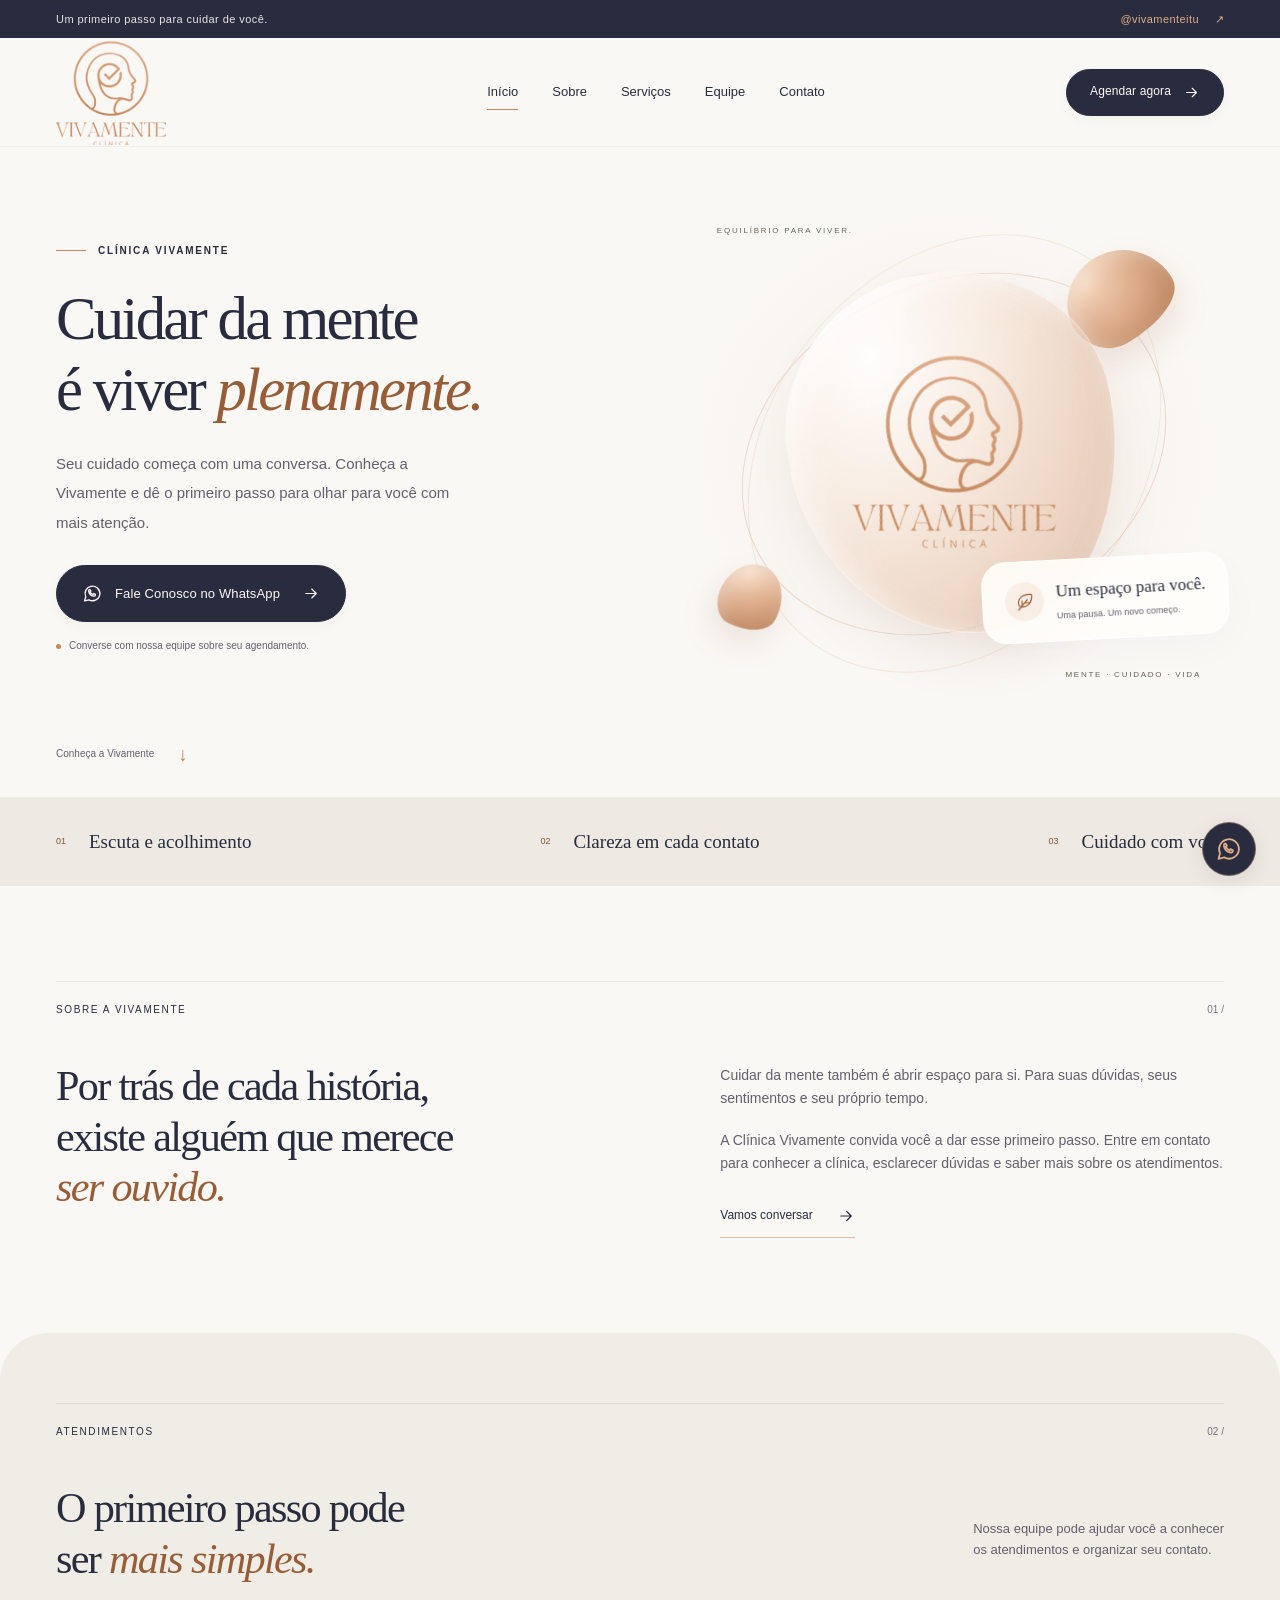
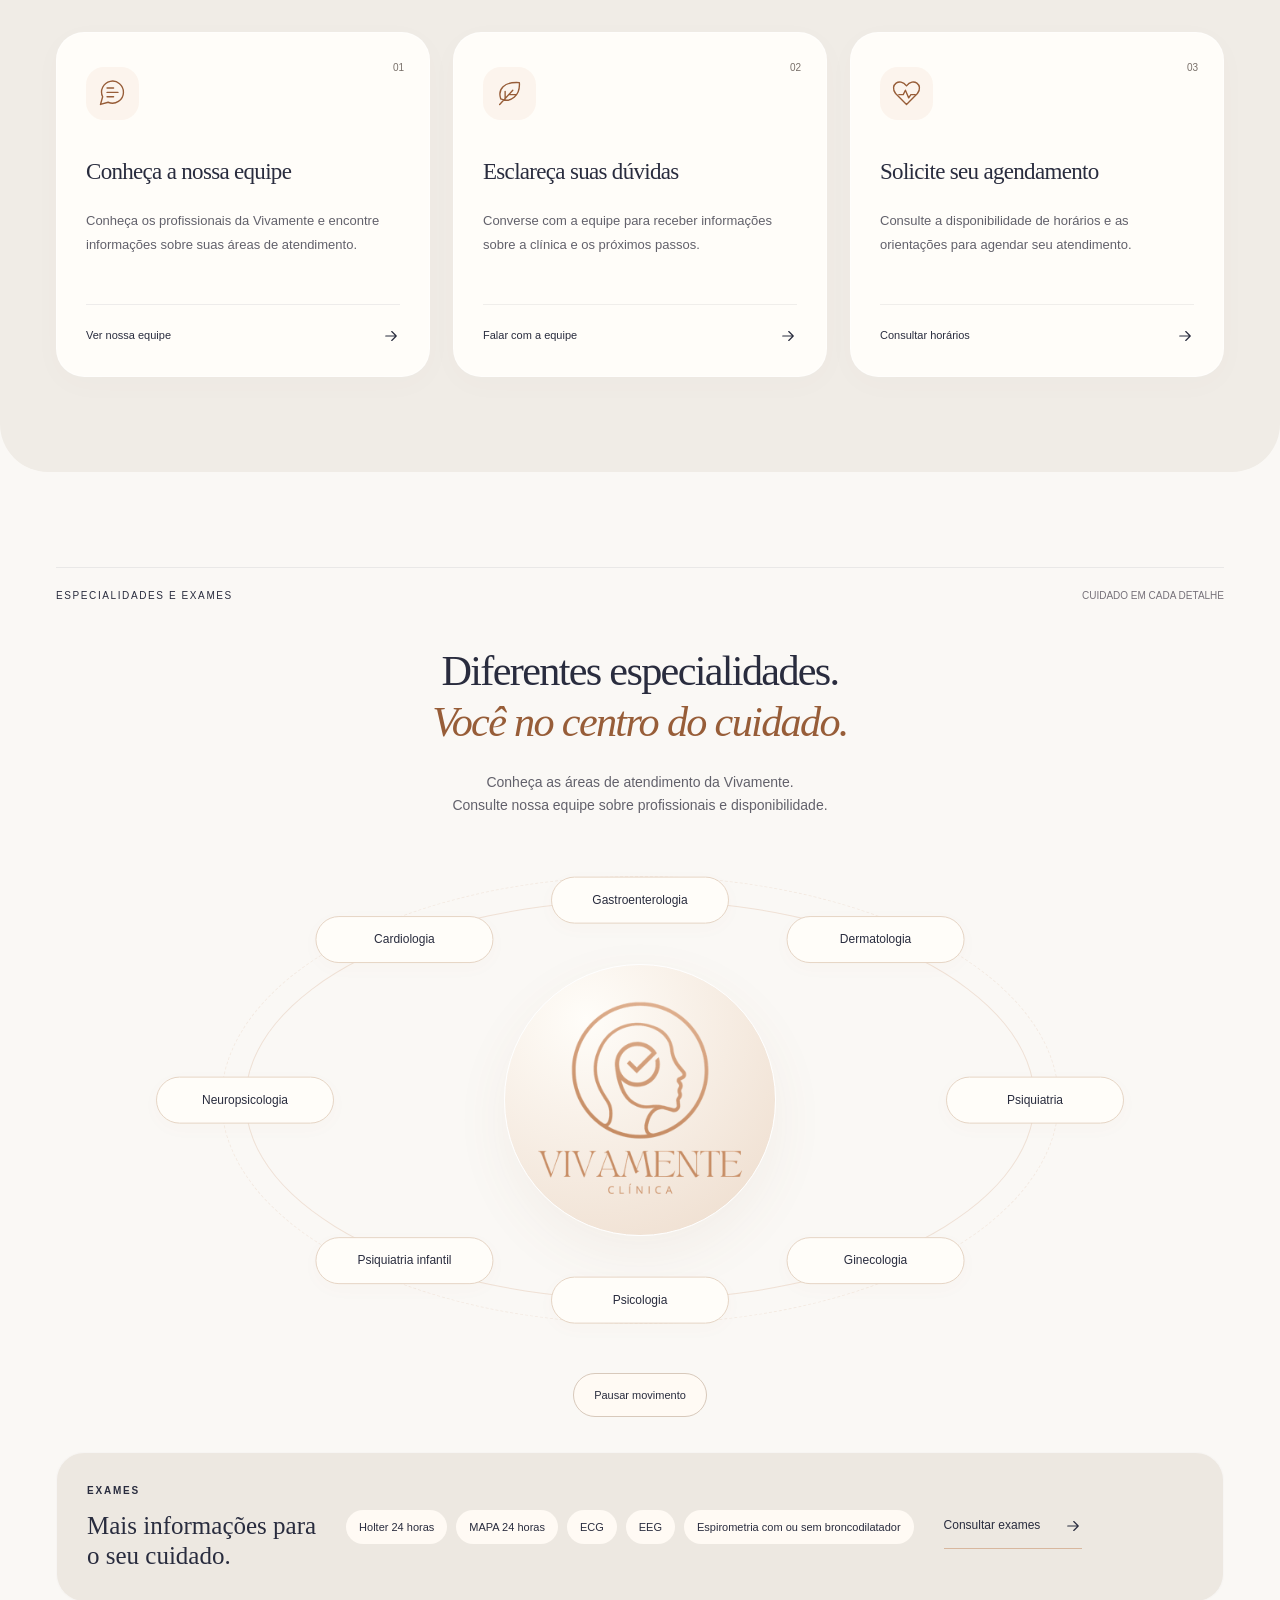
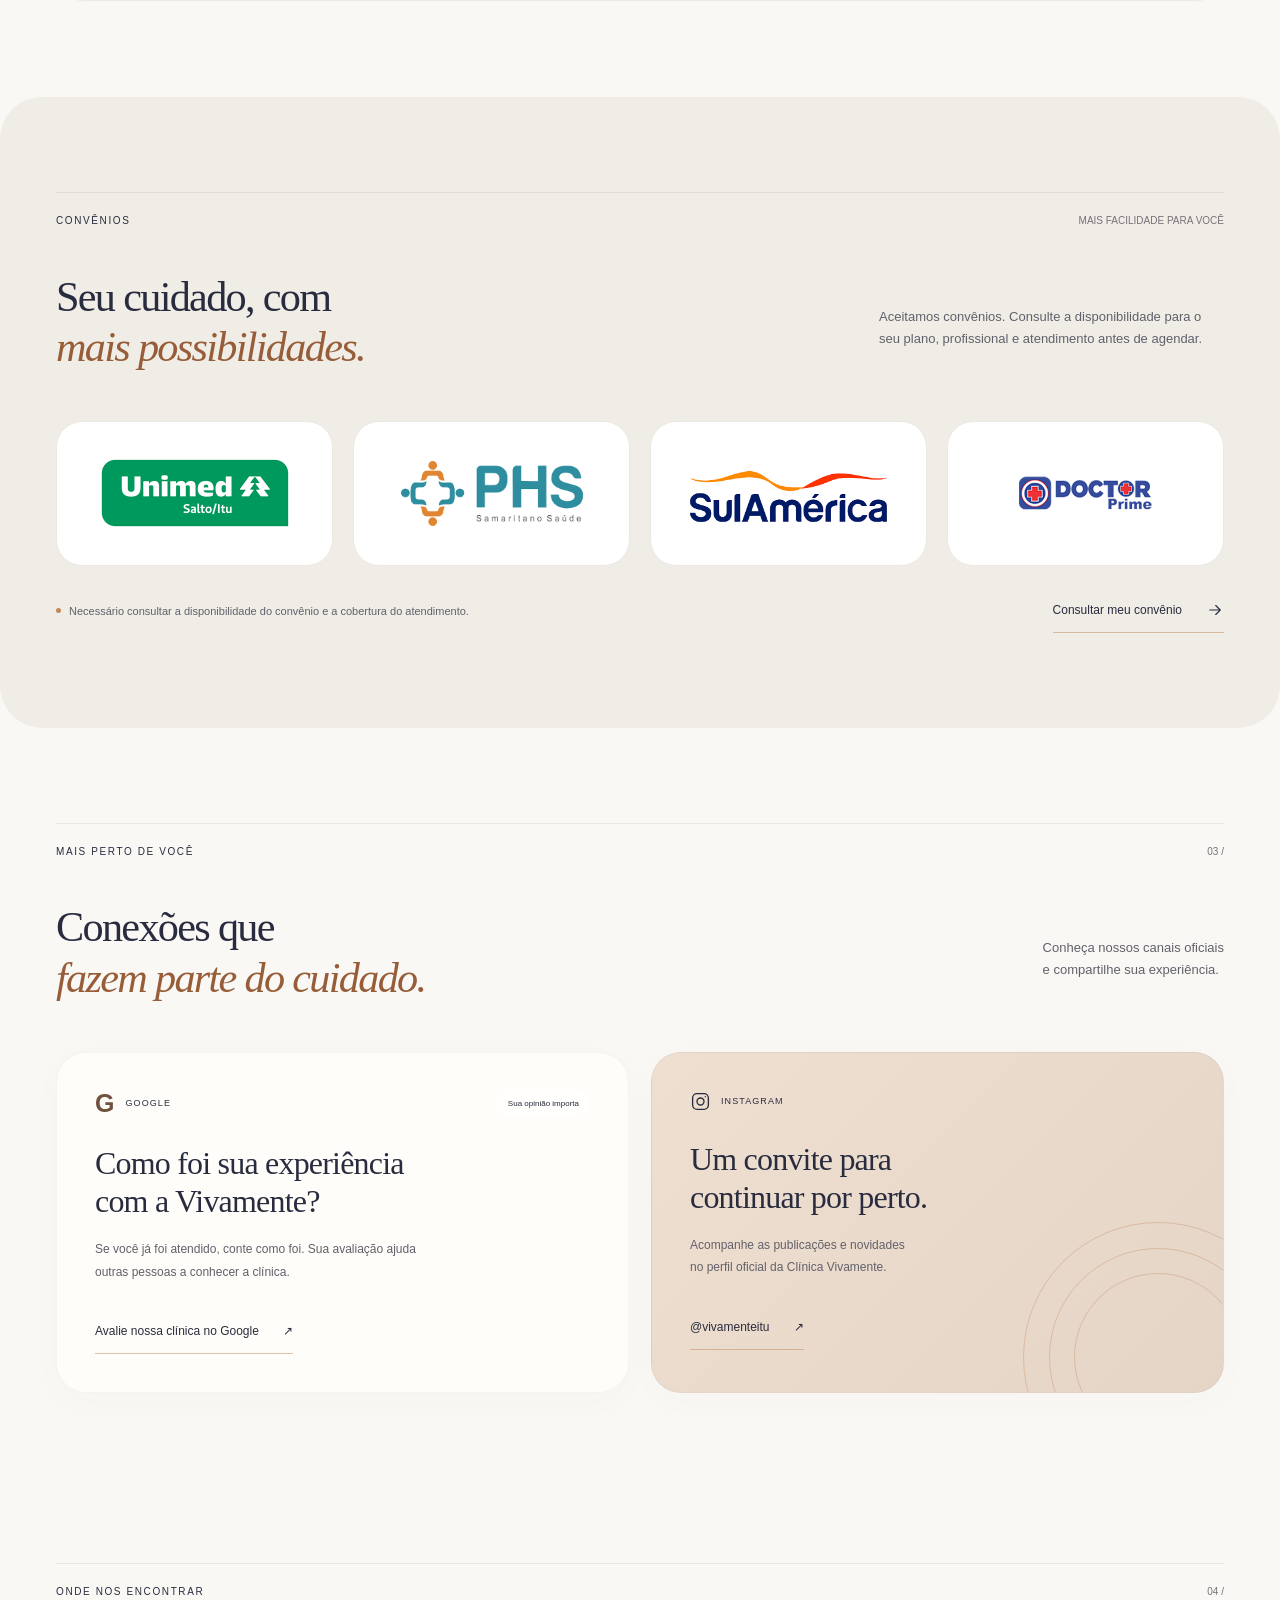
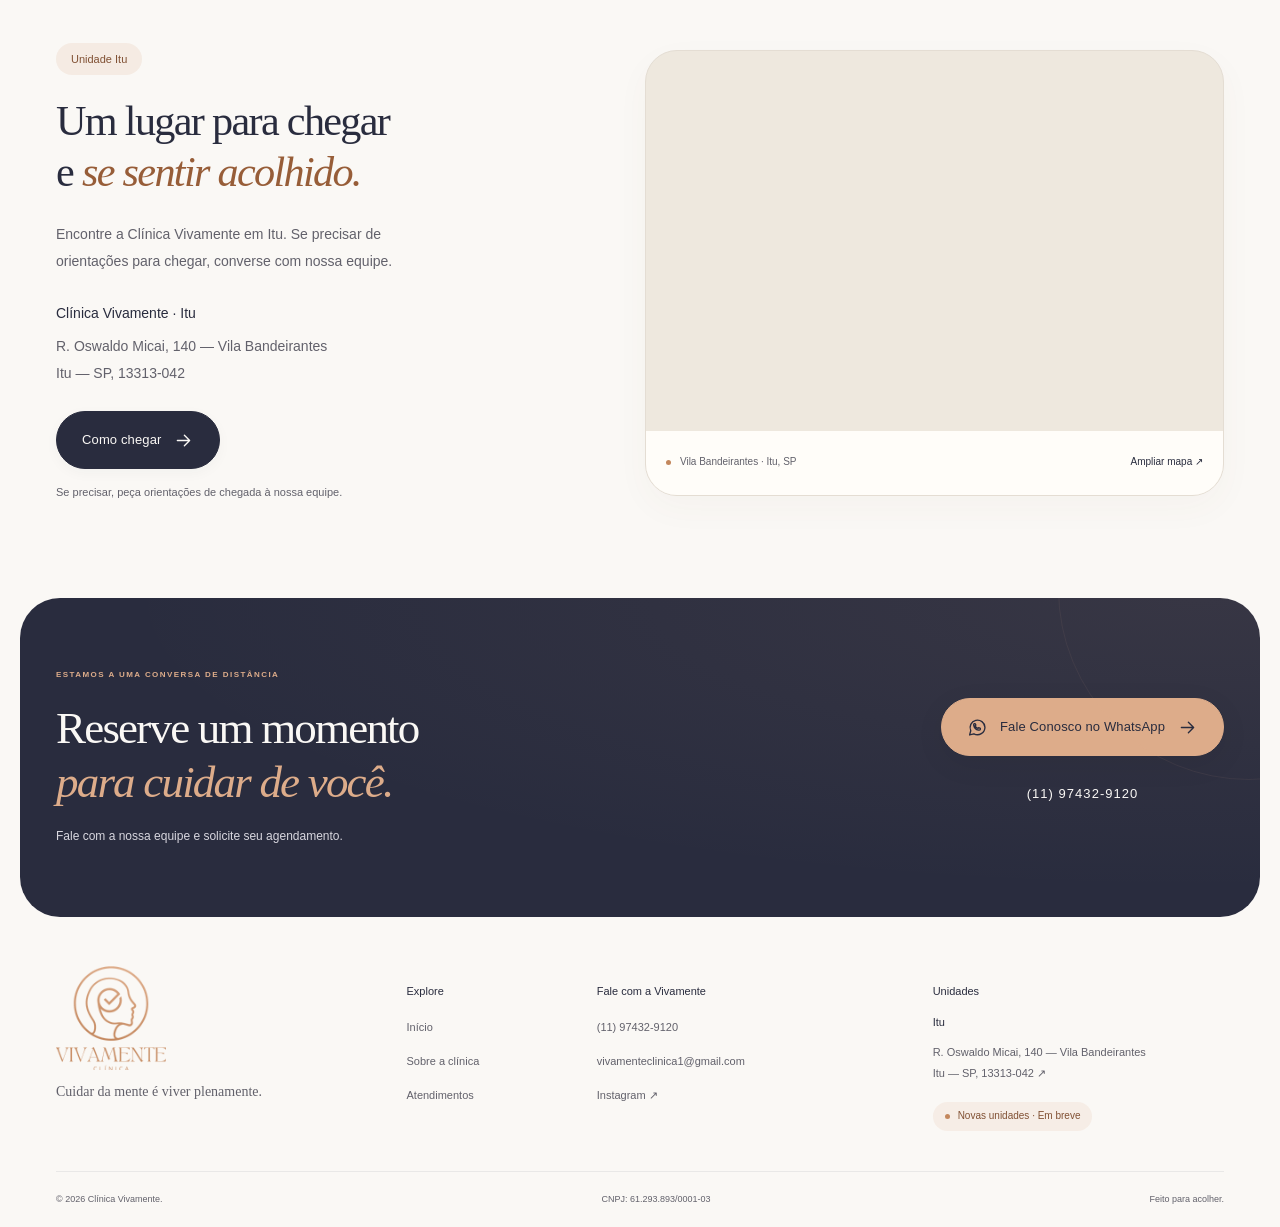
<file: index.html>
<!DOCTYPE html>
<html lang="pt-BR">
<head>
  <meta charset="UTF-8">
  <meta name="viewport" content="width=device-width,initial-scale=1">
  <meta name="theme-color" content="#292c3e">
  <meta name="description" content="Clínica Vivamente. Cuidar da mente é viver plenamente. Conheça a clínica e fale com nossa equipe pelo WhatsApp.">
  <title>Clínica Vivamente — Cuidar da mente é viver plenamente</title>
  <link rel="icon" href="assets/logo.png" type="image/png">
  <link rel="stylesheet" href="styles.css">
</head>
<body>
  <svg class="icon-defs" xmlns="http://www.w3.org/2000/svg" aria-hidden="true"><defs>
    <symbol id="arrow" viewBox="0 0 24 24"><path d="M5 12h14M13 6l6 6-6 6"/></symbol>
    <symbol id="wa" viewBox="0 0 24 24"><path d="M20.5 11.7a8.5 8.5 0 0 1-12.6 7.5L3 20.5l1.3-4.8A8.5 8.5 0 1 1 20.5 11.7Z"/><path d="M8.5 7.5c-.6 0-1 1-.8 2 .5 2.7 2.7 4.9 5.4 5.5 1 .2 2-.3 2.1-.9l.1-1-2-1-.8 1c-1.6-.6-2.7-1.7-3.2-3.2l.9-.7-1-1.7Z"/></symbol>
    <symbol id="leaf" viewBox="0 0 32 32"><path d="M25 6C11 5 5 12 8 21c9 4 18-3 17-15ZM7 26l12-13M12 21v-7M16 17h6"/></symbol>
    <symbol id="chat" viewBox="0 0 32 32"><path d="M26 15a10 10 0 0 1-14 9L5 26l2-7A10 10 0 1 1 26 15Z"/><path d="M11 15h10M11 11h6M11 19h6"/></symbol>
    <symbol id="heart" viewBox="0 0 32 32"><path d="m16 26-10-10C0 8 10 1 16 9 22 1 32 8 26 16Z"/><path d="M9 17h4l2-4 3 7 2-3h4"/></symbol>
    <symbol id="instagram" viewBox="0 0 24 24"><rect x="3" y="3" width="18" height="18" rx="5"/><circle cx="12" cy="12" r="4"/><path d="M17.5 6.5h.01"/></symbol>
    <symbol id="mail" viewBox="0 0 24 24"><rect x="3" y="5" width="18" height="14" rx="2"/><path d="m3 6 9 7 9-7"/></symbol>
  </defs></svg>
  <a class="skip" href="#conteudo">Pular para o conteúdo</a>
  <div class="topline"><span>Um primeiro passo para cuidar de você.</span><a href="https://www.instagram.com/vivamenteitu" target="_blank" rel="noopener noreferrer" aria-label="Instagram da Clínica Vivamente (abre em nova aba)">@vivamenteitu <span aria-hidden="true">↗</span></a></div>
  <header class="header">
    <div class="wrap nav-row">
      <a class="brand" href="#inicio" aria-label="Clínica Vivamente — início"><img src="assets/logo.png" alt="Clínica Vivamente" width="1080" height="1080"></a>
      <nav aria-label="Navegação principal"><a href="#inicio">Início</a><a href="#sobre">Sobre</a><a href="#servicos">Serviços</a><a href="equipe.html">Equipe</a><a href="#contato">Contato</a></nav>
      <a class="button button-small" href="https://wa.me/5511974329120">Agendar agora <svg><use href="#arrow"/></svg></a>
    </div>
  </header>
  <main id="conteudo">
    <section class="hero wrap" id="inicio" aria-labelledby="hero-title">
      <div class="hero-copy">
        <div class="eyebrow"><span class="tiny-line"></span> CLÍNICA VIVAMENTE</div>
        <h1 id="hero-title">Cuidar da mente<br>é viver <em>plenamente.</em></h1>
        <p class="intro">Seu cuidado começa com uma conversa. Conheça a Vivamente e dê o primeiro passo para olhar para você com mais atenção.</p>
        <a class="button" href="https://wa.me/5511974329120"><svg><use href="#wa"/></svg> Fale Conosco no WhatsApp <svg class="end-arrow"><use href="#arrow"/></svg></a>
        <p class="hero-note"><span class="note-dot"></span> Converse com nossa equipe sobre seu agendamento.</p>
      </div>
      <div class="hero-art" aria-hidden="true">
        <span class="art-caption top-caption">EQUILÍBRIO PARA VIVER.</span>
        <div class="orbit orbit-one"></div><div class="orbit orbit-two"></div>
        <div class="pebble pebble-back"></div><div class="pebble pebble-front"></div>
        <div class="glass-sphere"><div class="sphere-logo"><img src="assets/logo.png" alt="" width="1080" height="1080"></div></div>
        <div class="art-note"><span class="note-icon"><svg><use href="#leaf"/></svg></span><div>Um espaço para você.<small>Uma pausa. Um novo começo.</small></div></div>
        <span class="art-caption bottom-caption">MENTE · CUIDADO · VIDA</span>
      </div>
      <a class="explore" href="#sobre"><span>Conheça a Vivamente</span><span aria-hidden="true">↓</span></a>
    </section>
    <div class="principles"><div class="wrap principles-inner"><span><i>01</i> Escuta e acolhimento</span><span><i>02</i> Clareza em cada contato</span><span><i>03</i> Cuidado com você</span></div></div>
    <section class="about wrap section" id="sobre" aria-labelledby="about-title">
      <div class="section-label">SOBRE A VIVAMENTE <span>01 /</span></div>
      <div class="about-grid"><h2 id="about-title">Por trás de cada história,<br>existe alguém que merece<br><em>ser ouvido.</em></h2><div class="about-copy"><p>Cuidar da mente também é abrir espaço para si. Para suas dúvidas, seus sentimentos e seu próprio tempo.</p><p>A Clínica Vivamente convida você a dar esse primeiro passo. Entre em contato para conhecer a clínica, esclarecer dúvidas e saber mais sobre os atendimentos.</p><a class="text-link" href="https://wa.me/5511974329120">Vamos conversar <svg><use href="#arrow"/></svg></a></div></div>
    </section>
    <section class="services section" id="servicos" aria-labelledby="services-title"><div class="wrap">
      <div class="section-label">ATENDIMENTOS <span>02 /</span></div>
      <div class="section-heading"><h2 id="services-title">O primeiro passo pode<br>ser <em>mais simples.</em></h2><p>Nossa equipe pode ajudar você a conhecer<br class="desktop-break"> os atendimentos e organizar seu contato.</p></div>
      <div class="service-grid">
        <a class="service-card team-entry" href="equipe.html"><span class="card-number">01</span><svg class="service-icon"><use href="#chat"/></svg><h3>Conheça a nossa equipe</h3><p>Conheça os profissionais da Vivamente e encontre informações sobre suas áreas de atendimento.</p><span class="card-action">Ver nossa equipe <svg><use href="#arrow"/></svg></span></a>
        <article class="service-card"><span class="card-number">02</span><svg class="service-icon"><use href="#leaf"/></svg><h3>Esclareça suas dúvidas</h3><p>Converse com a equipe para receber informações sobre a clínica e os próximos passos.</p><a href="https://wa.me/5511974329120">Falar com a equipe <svg><use href="#arrow"/></svg></a></article>
        <article class="service-card"><span class="card-number">03</span><svg class="service-icon"><use href="#heart"/></svg><h3>Solicite seu agendamento</h3><p>Consulte a disponibilidade de horários e as orientações para agendar seu atendimento.</p><a href="https://wa.me/5511974329120">Consultar horários <svg><use href="#arrow"/></svg></a></article>
      </div>
    </div></section>
<section class="specialties section wrap" id="especialidades" aria-labelledby="specialties-title"><div class="section-label">ESPECIALIDADES E EXAMES <span>CUIDADO EM CADA DETALHE</span></div><div class="specialty-heading"><h2 id="specialties-title">Diferentes especialidades.<br><em>Você no centro do cuidado.</em></h2><p>Conheça as áreas de atendimento da Vivamente.<br>Consulte nossa equipe sobre profissionais e disponibilidade.</p></div><div class="specialty-universe"><div class="specialty-orbit-line" aria-hidden="true"></div><div class="specialty-center"><div class="sphere-logo"><img src="assets/logo.png" alt="Clínica Vivamente" width="1080" height="1080" loading="lazy"></div></div><ul class="specialty-ring"><li style="--i:0;--x:395px;--y:0px"><span>Psiquiatria</span></li><li style="--i:1;--x:279px;--y:141px"><span>Ginecologia</span></li><li style="--i:2;--x:0px;--y:200px"><span>Psicologia</span></li><li style="--i:3;--x:-279px;--y:141px"><span>Psiquiatria infantil</span></li><li style="--i:4;--x:-395px;--y:0px"><span>Neuropsicologia</span></li><li style="--i:5;--x:-279px;--y:-141px"><span>Cardiologia</span></li><li style="--i:6;--x:0px;--y:-200px"><span>Gastroenterologia</span></li><li style="--i:7;--x:279px;--y:-141px"><span>Dermatologia</span></li></ul></div><div class="orbit-control"><button type="button" id="orbit-toggle" aria-pressed="false">Pausar movimento</button></div><div class="exams-panel"><div><span class="eyebrow">EXAMES</span><h3>Mais informações para<br>o seu cuidado.</h3></div><ul class="exam-chips"><li>Holter 24 horas</li><li>MAPA 24 horas</li><li>ECG</li><li>EEG</li><li>Espirometria com ou sem broncodilatador</li></ul><a class="text-link" href="https://wa.me/5511974329120">Consultar exames <svg><use href="#arrow"/></svg></a></div></section><section class="plans section" id="convenios" aria-labelledby="plans-title"><div class="wrap"><div class="section-label">CONVÊNIOS <span>MAIS FACILIDADE PARA VOCÊ</span></div><div class="section-heading"><h2 id="plans-title">Seu cuidado, com<br><em>mais possibilidades.</em></h2><p>Aceitamos convênios. Consulte a disponibilidade para o seu plano, profissional e atendimento antes de agendar.</p></div><div class="plan-grid"><div class="plan-logo unimed"><img src="assets/unimed.png" alt="Unimed Salto/Itu" loading="lazy" width="240" height="100"></div><div class="plan-logo phs"><img src="assets/phs.png" alt="PHS — Samaritano Saúde" loading="lazy" width="240" height="100"></div><div class="plan-logo sulamerica"><img src="assets/sulamerica.png" alt="SulAmérica" loading="lazy" width="240" height="100"></div><div class="plan-logo doctor"><img src="assets/doctor.png" alt="Doctor Prime" loading="lazy" width="240" height="100"></div></div><div class="plan-note"><p><span class="note-dot"></span> Necessário consultar a disponibilidade do convênio e a cobertura do atendimento.</p><a class="text-link" href="https://wa.me/5511974329120?text=Ol%C3%A1!%20Gostaria%20de%20consultar%20a%20disponibilidade%20do%20meu%20conv%C3%AAnio%20na%20Cl%C3%ADnica%20Vivamente.">Consultar meu convênio <svg><use href="#arrow"/></svg></a></div></div></section>    <section class="connections section wrap" aria-labelledby="connections-title">
      <div class="section-label">MAIS PERTO DE VOCÊ <span>03 /</span></div>
      <div class="section-heading"><h2 id="connections-title">Conexões que<br><em>fazem parte do cuidado.</em></h2><p>Conheça nossos canais oficiais<br class="desktop-break"> e compartilhe sua experiência.</p></div>
      <div class="connection-grid"><article class="google-card"><div class="channel-heading"><span class="google-g" aria-hidden="true">G</span><span>GOOGLE</span><span class="channel-tag">Sua opinião importa</span></div><h3>Como foi sua experiência<br>com a Vivamente?</h3><p>Se você já foi atendido, conte como foi. Sua avaliação ajuda outras pessoas a conhecer a clínica.</p><a class="text-link" href="https://g.page/r/CR_AG7d6RPS3EBM/review" target="_blank" rel="noopener noreferrer" aria-label="Avalie nossa clínica no Google (abre em nova aba)">Avalie nossa clínica no Google <span aria-hidden="true">↗</span></a></article>
      <article class="instagram-card"><div class="channel-heading"><svg><use href="#instagram"/></svg><span>INSTAGRAM</span></div><h3>Um convite para<br>continuar por perto.</h3><p>Acompanhe as publicações e novidades<br>no perfil oficial da Clínica Vivamente.</p><a class="text-link" href="https://www.instagram.com/vivamenteitu" target="_blank" rel="noopener noreferrer" aria-label="Acessar @vivamenteitu no Instagram (abre em nova aba)">@vivamenteitu <span aria-hidden="true">↗</span></a><div class="insta-orbit" aria-hidden="true"></div></article></div>
    </section>
    <section class="location section wrap" id="unidades" aria-labelledby="location-title">
      <div class="section-label">ONDE NOS ENCONTRAR <span>04 /</span></div>
      <div class="location-grid">
        <div class="location-copy"><span class="location-badge">Unidade Itu</span><h2 id="location-title">Um lugar para chegar<br>e <em>se sentir acolhido.</em></h2><p>Encontre a Clínica Vivamente em Itu. Se precisar de orientações para chegar, converse com nossa equipe.</p><address><strong>Clínica Vivamente · Itu</strong><br>R. Oswaldo Micai, 140 — Vila Bandeirantes<br>Itu — SP, 13313-042</address><a class="button" href="https://www.google.com/maps/search/?api=1&amp;query=R.%20Oswaldo%20Micai%2C%20140%2C%20Vila%20Bandeirantes%2C%20Itu%20-%20SP%2C%2013313-042" target="_blank" rel="noopener noreferrer" aria-label="Abrir endereço da unidade Itu no Google Maps (nova aba)">Como chegar <svg><use href="#arrow"/></svg></a><p class="address-note">Se precisar, peça orientações de chegada à nossa equipe.</p></div>
        <div class="map-card"><iframe title="Mapa do endereço informado — R. Oswaldo Micai, 140, Vila Bandeirantes, Itu" src="https://www.google.com/maps?q=R.%20Oswaldo%20Micai%2C%20140%2C%20Vila%20Bandeirantes%2C%20Itu%20-%20SP%2C%2013313-042&amp;output=embed" width="600" height="420" loading="lazy" referrerpolicy="no-referrer-when-downgrade" allowfullscreen></iframe><div class="map-caption"><span class="note-dot"></span><span>Vila Bandeirantes · Itu, SP</span><a href="https://www.google.com/maps/search/?api=1&amp;query=R.%20Oswaldo%20Micai%2C%20140%2C%20Vila%20Bandeirantes%2C%20Itu%20-%20SP%2C%2013313-042" target="_blank" rel="noopener noreferrer" aria-label="Ampliar mapa no Google Maps (nova aba)">Ampliar mapa ↗</a></div></div>
      </div>
    </section>
    <section class="contact-band" id="contato" aria-labelledby="contact-title"><div class="wrap contact-inner"><div><div class="eyebrow">ESTAMOS A UMA CONVERSA DE DISTÂNCIA</div><h2 id="contact-title">Reserve um momento<br><em>para cuidar de você.</em></h2><p>Fale com a nossa equipe e solicite seu agendamento.</p></div><div class="contact-action"><a class="button button-peach" href="https://wa.me/5511974329120"><svg><use href="#wa"/></svg> Fale Conosco no WhatsApp <svg><use href="#arrow"/></svg></a><a class="phone" href="https://wa.me/5511974329120">(11) 97432-9120</a></div></div></section>
  </main>
  <footer><div class="wrap footer-grid"><div><a class="brand footer-brand" href="#inicio" aria-label="Clínica Vivamente — início"><img src="assets/logo.png" alt="Clínica Vivamente" width="1080" height="1080" loading="lazy"></a><p>Cuidar da mente é viver plenamente.</p></div><div><h3>Explore</h3><a href="#inicio">Início</a><a href="#sobre">Sobre a clínica</a><a href="#servicos">Atendimentos</a></div><div><h3>Fale com a Vivamente</h3><a href="https://wa.me/5511974329120">(11) 97432-9120</a><a class="email" href="mailto:vivamenteclinica1@gmail.com">vivamenteclinica1@gmail.com</a><a href="https://www.instagram.com/vivamenteitu" target="_blank" rel="noopener noreferrer" aria-label="Instagram (abre em nova aba)">Instagram ↗</a></div><div class="footer-units"><h3>Unidades</h3><address><span class="unit-name">Itu</span><a href="https://www.google.com/maps/search/?api=1&amp;query=R.%20Oswaldo%20Micai%2C%20140%2C%20Vila%20Bandeirantes%2C%20Itu%20-%20SP%2C%2013313-042" target="_blank" rel="noopener noreferrer" aria-label="Endereço da unidade Itu no Google Maps (nova aba)">R. Oswaldo Micai, 140 — Vila Bandeirantes<br>Itu — SP, 13313-042 ↗</a></address><span class="coming-soon">Novas unidades · Em breve</span></div></div><div class="wrap footer-bottom"><span>© <span id="year">2026</span> Clínica Vivamente.</span><span>CNPJ: 61.293.893/0001-03</span><span>Feito para acolher.</span></div></footer>
  <a class="floating-wa" href="https://wa.me/5511974329120" aria-label="Conversar com a Clínica Vivamente pelo WhatsApp"><svg><use href="#wa"/></svg></a>
  <script src="script.js" defer></script>
</body></html>
</file>
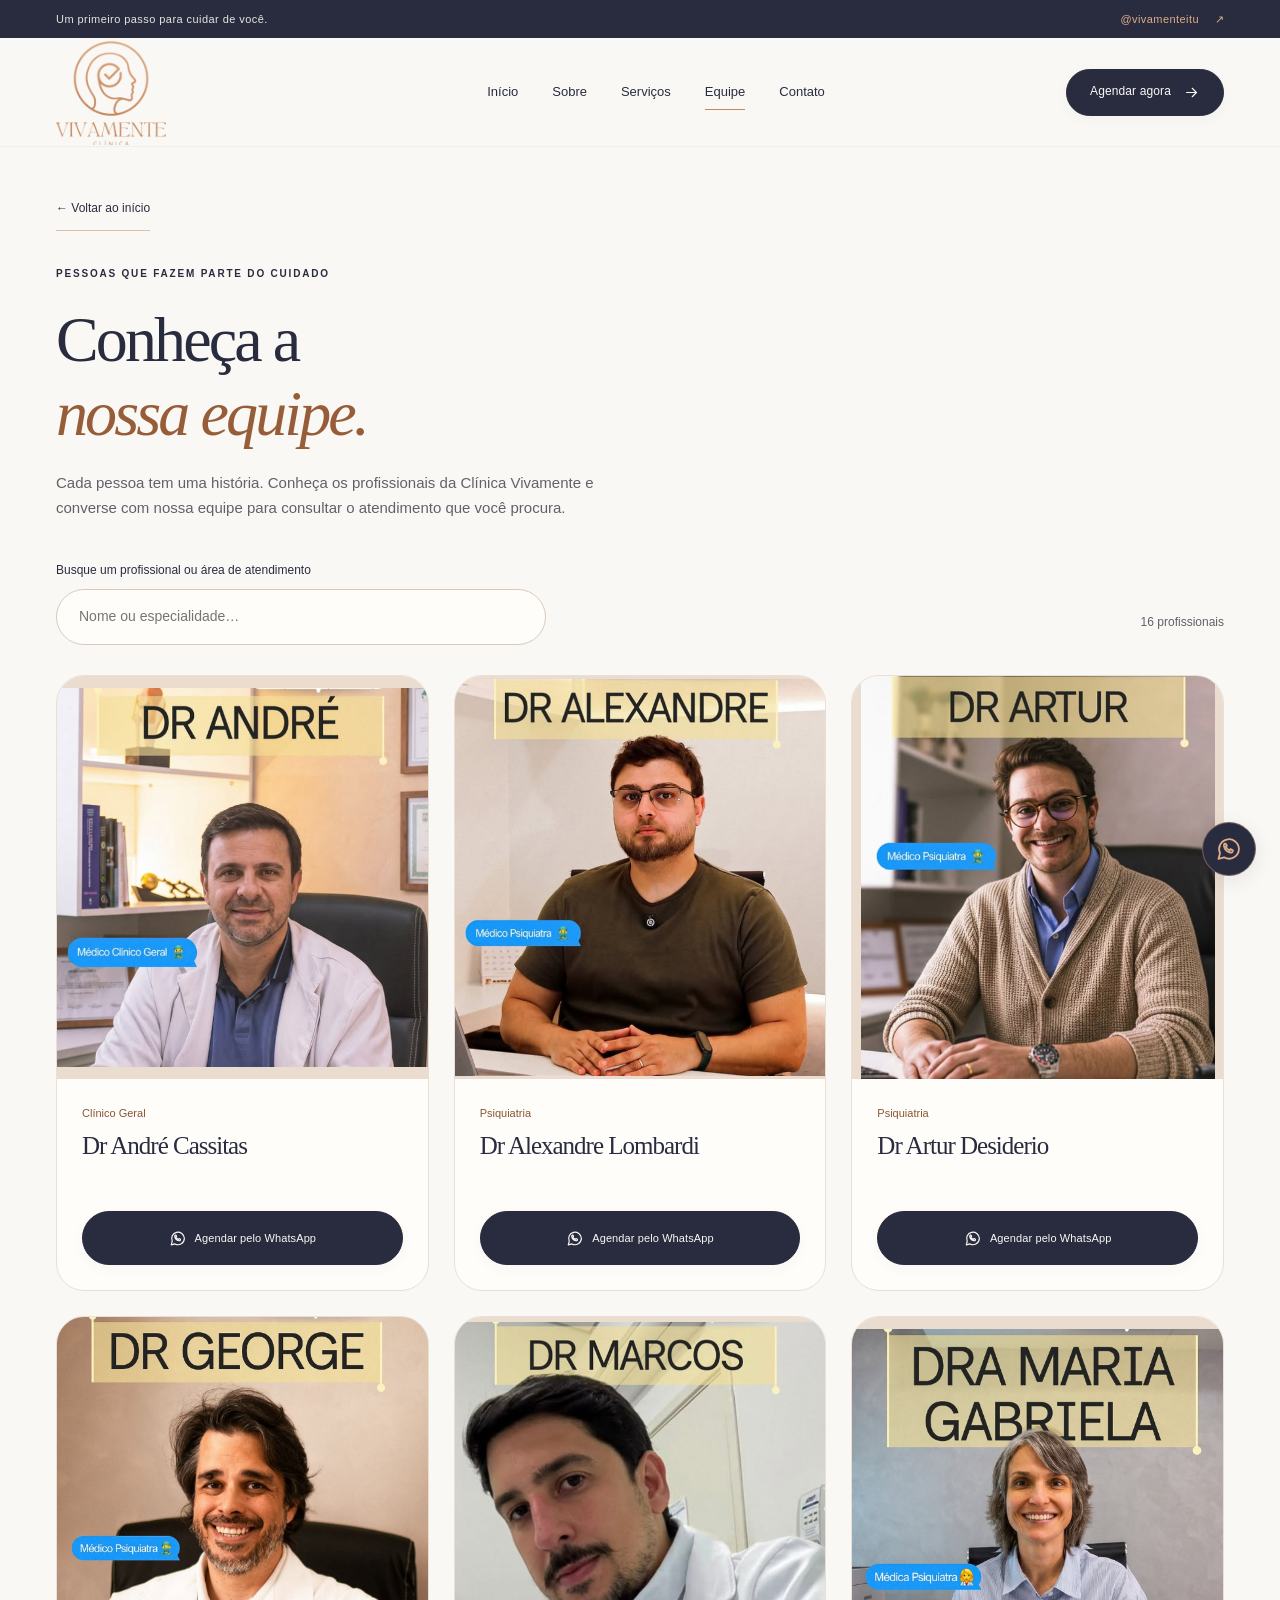
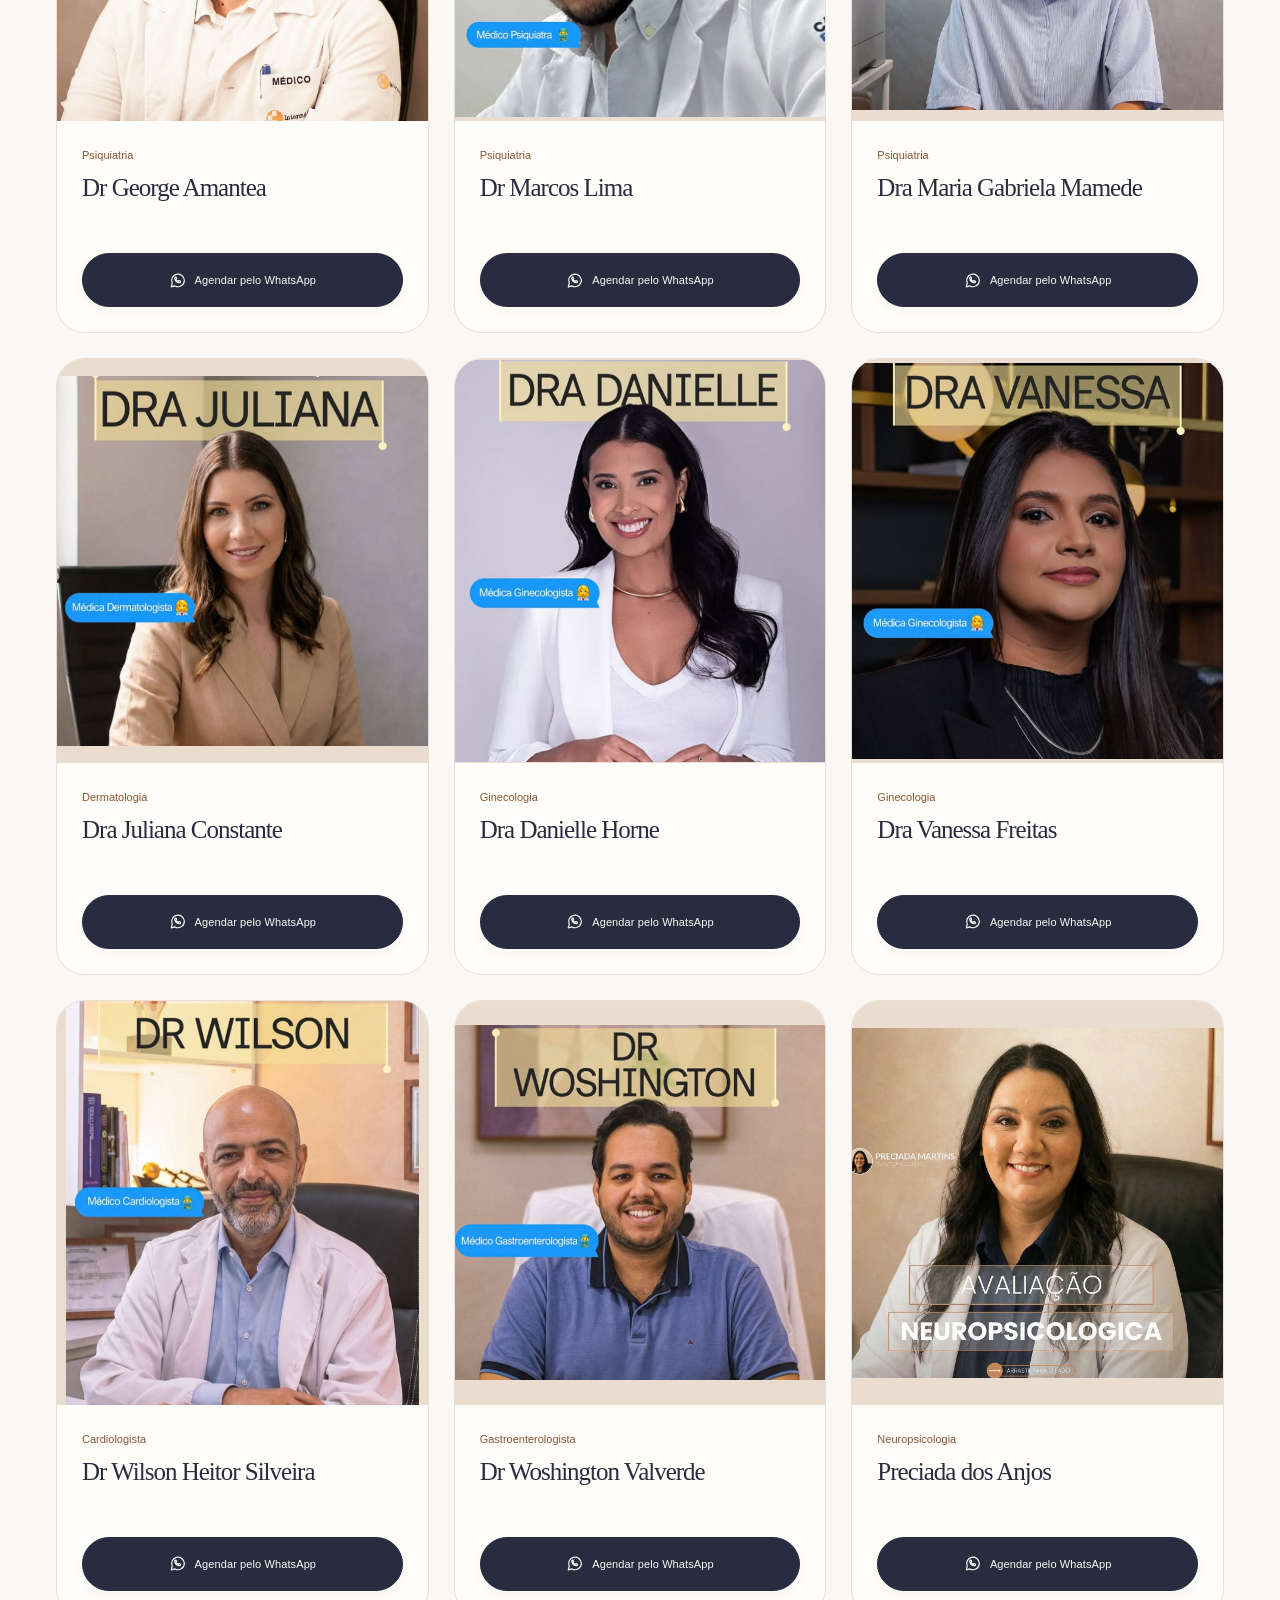
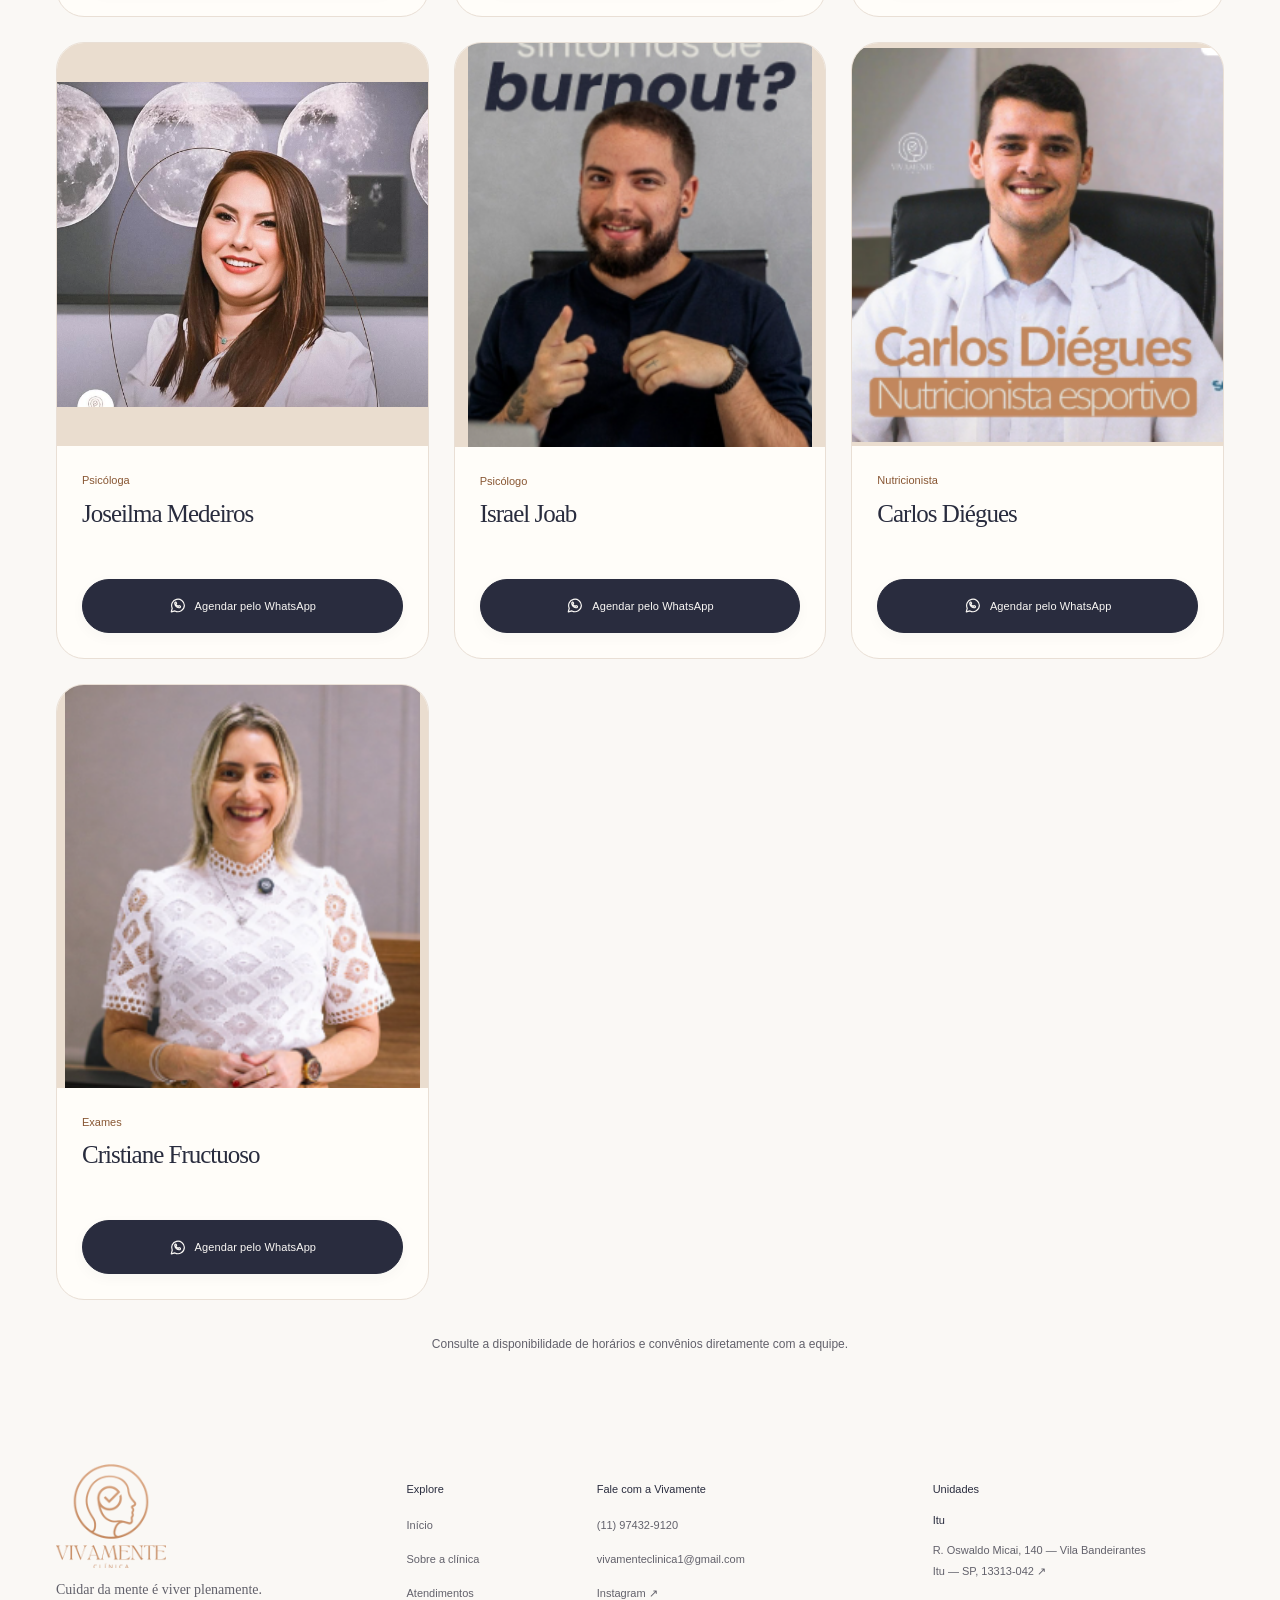
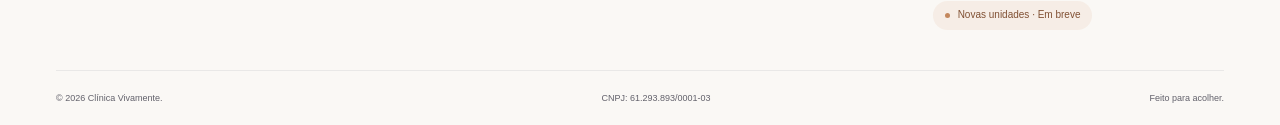
<file: equipe.html>
<!DOCTYPE html>
<html lang="pt-BR">
<head>
  <meta charset="UTF-8">
  <meta name="viewport" content="width=device-width,initial-scale=1">
  <meta name="theme-color" content="#292c3e">
  <meta name="description" content="Clínica Vivamente. Cuidar da mente é viver plenamente. Conheça a clínica e fale com nossa equipe pelo WhatsApp.">
  <title>Nossa equipe | Clínica Vivamente</title>
  <link rel="icon" href="assets/logo.png" type="image/png">
  <link rel="stylesheet" href="styles.css">
</head>
<body>
  <svg class="icon-defs" xmlns="http://www.w3.org/2000/svg" aria-hidden="true"><defs>
    <symbol id="arrow" viewBox="0 0 24 24"><path d="M5 12h14M13 6l6 6-6 6"/></symbol>
    <symbol id="wa" viewBox="0 0 24 24"><path d="M20.5 11.7a8.5 8.5 0 0 1-12.6 7.5L3 20.5l1.3-4.8A8.5 8.5 0 1 1 20.5 11.7Z"/><path d="M8.5 7.5c-.6 0-1 1-.8 2 .5 2.7 2.7 4.9 5.4 5.5 1 .2 2-.3 2.1-.9l.1-1-2-1-.8 1c-1.6-.6-2.7-1.7-3.2-3.2l.9-.7-1-1.7Z"/></symbol>
    <symbol id="leaf" viewBox="0 0 32 32"><path d="M25 6C11 5 5 12 8 21c9 4 18-3 17-15ZM7 26l12-13M12 21v-7M16 17h6"/></symbol>
    <symbol id="chat" viewBox="0 0 32 32"><path d="M26 15a10 10 0 0 1-14 9L5 26l2-7A10 10 0 1 1 26 15Z"/><path d="M11 15h10M11 11h6M11 19h6"/></symbol>
    <symbol id="heart" viewBox="0 0 32 32"><path d="m16 26-10-10C0 8 10 1 16 9 22 1 32 8 26 16Z"/><path d="M9 17h4l2-4 3 7 2-3h4"/></symbol>
    <symbol id="instagram" viewBox="0 0 24 24"><rect x="3" y="3" width="18" height="18" rx="5"/><circle cx="12" cy="12" r="4"/><path d="M17.5 6.5h.01"/></symbol>
    <symbol id="mail" viewBox="0 0 24 24"><rect x="3" y="5" width="18" height="14" rx="2"/><path d="m3 6 9 7 9-7"/></symbol>
  </defs></svg>
  <a class="skip" href="#conteudo">Pular para o conteúdo</a>
  <div class="topline"><span>Um primeiro passo para cuidar de você.</span><a href="https://www.instagram.com/vivamenteitu" target="_blank" rel="noopener noreferrer" aria-label="Instagram da Clínica Vivamente (abre em nova aba)">@vivamenteitu <span aria-hidden="true">↗</span></a></div>
  <header class="header">
    <div class="wrap nav-row">
      <a class="brand" href="index.html#inicio" aria-label="Clínica Vivamente — início"><img src="assets/logo.png" alt="Clínica Vivamente" width="1080" height="1080"></a>
      <nav aria-label="Navegação principal"><a href="index.html#inicio">Início</a><a href="index.html#sobre">Sobre</a><a href="index.html#servicos">Serviços</a><a href="equipe.html" aria-current="page">Equipe</a><a href="index.html#contato">Contato</a></nav>
      <a class="button button-small" href="https://wa.me/5511974329120">Agendar agora <svg><use href="#arrow"/></svg></a>
    </div>
  </header>
<main id="conteudo"><section class="team-intro wrap"><a class="text-link" href="index.html">← Voltar ao início</a><div class="eyebrow">PESSOAS QUE FAZEM PARTE DO CUIDADO</div><h1>Conheça a<br><em>nossa equipe.</em></h1><p>Cada pessoa tem uma história. Conheça os profissionais da Clínica Vivamente e converse com nossa equipe para consultar o atendimento que você procura.</p><div class="team-toolbar"><label for="team-search">Busque um profissional ou área de atendimento<input id="team-search" type="search" placeholder="Nome ou especialidade…" autocomplete="off"></label><p id="team-count" role="status" aria-live="polite">16 profissionais</p></div></section><section class="wrap team-list" aria-label="Profissionais da Clínica Vivamente"><div class="professional-grid"><article class="professional-card" data-name="Dr André Cassitas" data-specialty="Clínico Geral"><div class="professional-photo has-photo"><img src="assets/andre-cassitas.png" alt="Dr André Cassitas" width="613" height="626" loading="lazy"></div><div class="professional-info"><p class="professional-specialty">Clínico Geral</p><h2>Dr André Cassitas</h2><a class="button" href="https://wa.me/5511974329120?text=Ol%C3%A1!%20Gostaria%20de%20consultar%20a%20disponibilidade%20de%20atendimento%20com%20Dr%20Andr%C3%A9%20Cassitas%20(Cl%C3%ADnico%20Geral)%20na%20Cl%C3%ADnica%20Vivamente." aria-label="Consultar atendimento com Dr André Cassitas pelo WhatsApp"><svg><use href="#wa"/></svg> Agendar pelo WhatsApp</a></div></article><article class="professional-card" data-name="Dr Alexandre Lombardi" data-specialty="Psiquiatria"><div class="professional-photo has-photo"><img src="assets/alexandre-lombardi.png" alt="Dr Alexandre Lombardi" width="619" height="664" loading="lazy"></div><div class="professional-info"><p class="professional-specialty">Psiquiatria</p><h2>Dr Alexandre Lombardi</h2><a class="button" href="https://wa.me/5511974329120?text=Ol%C3%A1!%20Gostaria%20de%20consultar%20a%20disponibilidade%20de%20atendimento%20com%20Dr%20Alexandre%20Lombardi%20(Psiquiatria)%20na%20Cl%C3%ADnica%20Vivamente." aria-label="Consultar atendimento com Dr Alexandre Lombardi pelo WhatsApp"><svg><use href="#wa"/></svg> Agendar pelo WhatsApp</a></div></article><article class="professional-card" data-name="Dr Artur Desiderio" data-specialty="Psiquiatria"><div class="professional-photo has-photo"><img src="assets/artur-desiderio.png" alt="Dr Artur Desiderio" width="572" height="652" loading="lazy"></div><div class="professional-info"><p class="professional-specialty">Psiquiatria</p><h2>Dr Artur Desiderio</h2><a class="button" href="https://wa.me/5511974329120?text=Ol%C3%A1!%20Gostaria%20de%20consultar%20a%20disponibilidade%20de%20atendimento%20com%20Dr%20Artur%20Desiderio%20(Psiquiatria)%20na%20Cl%C3%ADnica%20Vivamente." aria-label="Consultar atendimento com Dr Artur Desiderio pelo WhatsApp"><svg><use href="#wa"/></svg> Agendar pelo WhatsApp</a></div></article><article class="professional-card" data-name="Dr George Amantea" data-specialty="Psiquiatria"><div class="professional-photo has-photo"><img src="assets/george-amantea.png" alt="Dr George Amantea" width="606" height="660" loading="lazy"></div><div class="professional-info"><p class="professional-specialty">Psiquiatria</p><h2>Dr George Amantea</h2><a class="button" href="https://wa.me/5511974329120?text=Ol%C3%A1!%20Gostaria%20de%20consultar%20a%20disponibilidade%20de%20atendimento%20com%20Dr%20George%20Amantea%20(Psiquiatria)%20na%20Cl%C3%ADnica%20Vivamente." aria-label="Consultar atendimento com Dr George Amantea pelo WhatsApp"><svg><use href="#wa"/></svg> Agendar pelo WhatsApp</a></div></article><article class="professional-card" data-name="Dr Marcos Lima" data-specialty="Psiquiatria"><div class="professional-photo has-photo"><img src="assets/marcos-lima.png" alt="Dr Marcos Lima" width="623" height="664" loading="lazy"></div><div class="professional-info"><p class="professional-specialty">Psiquiatria</p><h2>Dr Marcos Lima</h2><a class="button" href="https://wa.me/5511974329120?text=Ol%C3%A1!%20Gostaria%20de%20consultar%20a%20disponibilidade%20de%20atendimento%20com%20Dr%20Marcos%20Lima%20(Psiquiatria)%20na%20Cl%C3%ADnica%20Vivamente." aria-label="Consultar atendimento com Dr Marcos Lima pelo WhatsApp"><svg><use href="#wa"/></svg> Agendar pelo WhatsApp</a></div></article><article class="professional-card" data-name="Dra Maria Gabriela Mamede" data-specialty="Psiquiatria"><div class="professional-photo has-photo"><img src="assets/maria-gabriela-mamede.png" alt="Dra Maria Gabriela Mamede" width="566" height="582" loading="lazy"></div><div class="professional-info"><p class="professional-specialty">Psiquiatria</p><h2>Dra Maria Gabriela Mamede</h2><a class="button" href="https://wa.me/5511974329120?text=Ol%C3%A1!%20Gostaria%20de%20consultar%20a%20disponibilidade%20de%20atendimento%20com%20Dra%20Maria%20Gabriela%20Mamede%20(Psiquiatria)%20na%20Cl%C3%ADnica%20Vivamente." aria-label="Consultar atendimento com Dra Maria Gabriela Mamede pelo WhatsApp"><svg><use href="#wa"/></svg> Agendar pelo WhatsApp</a></div></article><article class="professional-card" data-name="Dra Juliana Constante" data-specialty="Dermatologia"><div class="professional-photo has-photo"><img src="assets/juliana-constante.png" alt="Dra Juliana Constante" width="609" height="607" loading="lazy"></div><div class="professional-info"><p class="professional-specialty">Dermatologia</p><h2>Dra Juliana Constante</h2><a class="button" href="https://wa.me/5511974329120?text=Ol%C3%A1!%20Gostaria%20de%20consultar%20a%20disponibilidade%20de%20atendimento%20com%20Dra%20Juliana%20Constante%20(Dermatologia)%20na%20Cl%C3%ADnica%20Vivamente." aria-label="Consultar atendimento com Dra Juliana Constante pelo WhatsApp"><svg><use href="#wa"/></svg> Agendar pelo WhatsApp</a></div></article><article class="professional-card" data-name="Dra Danielle Horne" data-specialty="Ginecologia"><div class="professional-photo has-photo"><img src="assets/danielle-horne.png" alt="Dra Danielle Horne" width="609" height="659" loading="lazy"></div><div class="professional-info"><p class="professional-specialty">Ginecologia</p><h2>Dra Danielle Horne</h2><a class="button" href="https://wa.me/5511974329120?text=Ol%C3%A1!%20Gostaria%20de%20consultar%20a%20disponibilidade%20de%20atendimento%20com%20Dra%20Danielle%20Horne%20(Ginecologia)%20na%20Cl%C3%ADnica%20Vivamente." aria-label="Consultar atendimento com Dra Danielle Horne pelo WhatsApp"><svg><use href="#wa"/></svg> Agendar pelo WhatsApp</a></div></article><article class="professional-card" data-name="Dra Vanessa Freitas" data-specialty="Ginecologia"><div class="professional-photo has-photo"><img src="assets/vanessa-freitas.png" alt="Dra Vanessa Freitas" width="610" height="651" loading="lazy"></div><div class="professional-info"><p class="professional-specialty">Ginecologia</p><h2>Dra Vanessa Freitas</h2><a class="button" href="https://wa.me/5511974329120?text=Ol%C3%A1!%20Gostaria%20de%20consultar%20a%20disponibilidade%20de%20atendimento%20com%20Dra%20Vanessa%20Freitas%20(Ginecologia)%20na%20Cl%C3%ADnica%20Vivamente." aria-label="Consultar atendimento com Dra Vanessa Freitas pelo WhatsApp"><svg><use href="#wa"/></svg> Agendar pelo WhatsApp</a></div></article><article class="professional-card" data-name="Dr Wilson Heitor Silveira" data-specialty="Cardiologista"><div class="professional-photo has-photo"><img src="assets/wilson-heitor-silveira.png" alt="Dr Wilson Heitor Silveira" width="578" height="660" loading="lazy"></div><div class="professional-info"><p class="professional-specialty">Cardiologista</p><h2>Dr Wilson Heitor Silveira</h2><a class="button" href="https://wa.me/5511974329120?text=Ol%C3%A1!%20Gostaria%20de%20consultar%20a%20disponibilidade%20de%20atendimento%20com%20Dr%20Wilson%20Heitor%20Silveira%20(Cardiologista)%20na%20Cl%C3%ADnica%20Vivamente." aria-label="Consultar atendimento com Dr Wilson Heitor Silveira pelo WhatsApp"><svg><use href="#wa"/></svg> Agendar pelo WhatsApp</a></div></article><article class="professional-card" data-name="Dr Woshington Valverde" data-specialty="Gastroenterologista"><div class="professional-photo has-photo"><img src="assets/woshington-valverde.png" alt="Dr Woshington Valverde" width="624" height="598" loading="lazy"></div><div class="professional-info"><p class="professional-specialty">Gastroenterologista</p><h2>Dr Woshington Valverde</h2><a class="button" href="https://wa.me/5511974329120?text=Ol%C3%A1!%20Gostaria%20de%20consultar%20a%20disponibilidade%20de%20atendimento%20com%20Dr%20Woshington%20Valverde%20(Gastroenterologista)%20na%20Cl%C3%ADnica%20Vivamente." aria-label="Consultar atendimento com Dr Woshington Valverde pelo WhatsApp"><svg><use href="#wa"/></svg> Agendar pelo WhatsApp</a></div></article><article class="professional-card" data-name="Preciada dos Anjos" data-specialty="Neuropsicologia"><div class="professional-photo has-photo"><img src="assets/preciada-dos-anjos.png" alt="Preciada dos Anjos" width="622" height="588" loading="lazy"></div><div class="professional-info"><p class="professional-specialty">Neuropsicologia</p><h2>Preciada dos Anjos</h2><a class="button" href="https://wa.me/5511974329120?text=Ol%C3%A1!%20Gostaria%20de%20consultar%20a%20disponibilidade%20de%20atendimento%20com%20Preciada%20dos%20Anjos%20(Neuropsicologia)%20na%20Cl%C3%ADnica%20Vivamente." aria-label="Consultar atendimento com Preciada dos Anjos pelo WhatsApp"><svg><use href="#wa"/></svg> Agendar pelo WhatsApp</a></div></article><article class="professional-card" data-name="Joseilma Medeiros" data-specialty="Psicóloga"><div class="professional-photo has-photo"><img src="assets/joseilma-medeiros.png" alt="Joseilma Medeiros" width="622" height="546" loading="lazy"></div><div class="professional-info"><p class="professional-specialty">Psicóloga</p><h2>Joseilma Medeiros</h2><a class="button" href="https://wa.me/5511974329120?text=Ol%C3%A1!%20Gostaria%20de%20consultar%20a%20disponibilidade%20de%20atendimento%20com%20Joseilma%20Medeiros%20(Psic%C3%B3loga)%20na%20Cl%C3%ADnica%20Vivamente." aria-label="Consultar atendimento com Joseilma Medeiros pelo WhatsApp"><svg><use href="#wa"/></svg> Agendar pelo WhatsApp</a></div></article><article class="professional-card" data-name="Israel Joab" data-specialty="Psicólogo"><div class="professional-photo has-photo"><img src="assets/israel-joab.png" alt="Israel Joab" width="244" height="287" loading="lazy"></div><div class="professional-info"><p class="professional-specialty">Psicólogo</p><h2>Israel Joab</h2><a class="button" href="https://wa.me/5511974329120?text=Ol%C3%A1!%20Gostaria%20de%20consultar%20a%20disponibilidade%20de%20atendimento%20com%20Israel%20Joab%20(Psic%C3%B3logo)%20na%20Cl%C3%ADnica%20Vivamente." aria-label="Consultar atendimento com Israel Joab pelo WhatsApp"><svg><use href="#wa"/></svg> Agendar pelo WhatsApp</a></div></article><article class="professional-card" data-name="Carlos Diégues" data-specialty="Nutricionista"><div class="professional-photo has-photo"><img src="assets/carlos-diegues.png" alt="Carlos Diégues" width="254" height="270" loading="lazy"></div><div class="professional-info"><p class="professional-specialty">Nutricionista</p><h2>Carlos Diégues</h2><a class="button" href="https://wa.me/5511974329120?text=Ol%C3%A1!%20Gostaria%20de%20consultar%20a%20disponibilidade%20de%20atendimento%20com%20Carlos%20Di%C3%A9gues%20(Nutricionista)%20na%20Cl%C3%ADnica%20Vivamente." aria-label="Consultar atendimento com Carlos Diégues pelo WhatsApp"><svg><use href="#wa"/></svg> Agendar pelo WhatsApp</a></div></article><article class="professional-card" data-name="Cristiane Fructuoso" data-specialty="Exames"><div class="professional-photo has-photo"><img src="assets/cristiane-fructuoso.png" alt="Cristiane Fructuoso" width="224" height="255" loading="lazy"></div><div class="professional-info"><p class="professional-specialty">Exames</p><h2>Cristiane Fructuoso</h2><a class="button" href="https://wa.me/5511974329120?text=Ol%C3%A1!%20Gostaria%20de%20consultar%20a%20disponibilidade%20de%20atendimento%20com%20Cristiane%20Fructuoso%20(Exames)%20na%20Cl%C3%ADnica%20Vivamente." aria-label="Consultar atendimento com Cristiane Fructuoso pelo WhatsApp"><svg><use href="#wa"/></svg> Agendar pelo WhatsApp</a></div></article></div><p id="team-empty" hidden>Nenhum profissional encontrado. Tente outro nome ou especialidade.</p><p class="team-disclaimer">Consulte a disponibilidade de horários e convênios diretamente com a equipe.</p></section></main>  <footer><div class="wrap footer-grid"><div><a class="brand footer-brand" href="index.html#inicio" aria-label="Clínica Vivamente — início"><img src="assets/logo.png" alt="Clínica Vivamente" width="1080" height="1080" loading="lazy"></a><p>Cuidar da mente é viver plenamente.</p></div><div><h3>Explore</h3><a href="index.html#inicio">Início</a><a href="index.html#sobre">Sobre a clínica</a><a href="index.html#servicos">Atendimentos</a></div><div><h3>Fale com a Vivamente</h3><a href="https://wa.me/5511974329120">(11) 97432-9120</a><a class="email" href="mailto:vivamenteclinica1@gmail.com">vivamenteclinica1@gmail.com</a><a href="https://www.instagram.com/vivamenteitu" target="_blank" rel="noopener noreferrer" aria-label="Instagram (abre em nova aba)">Instagram ↗</a></div><div class="footer-units"><h3>Unidades</h3><address><span class="unit-name">Itu</span><a href="https://www.google.com/maps/search/?api=1&amp;query=R.%20Oswaldo%20Micai%2C%20140%2C%20Vila%20Bandeirantes%2C%20Itu%20-%20SP%2C%2013313-042" target="_blank" rel="noopener noreferrer" aria-label="Endereço da unidade Itu no Google Maps (nova aba)">R. Oswaldo Micai, 140 — Vila Bandeirantes<br>Itu — SP, 13313-042 ↗</a></address><span class="coming-soon">Novas unidades · Em breve</span></div></div><div class="wrap footer-bottom"><span>© <span id="year">2026</span> Clínica Vivamente.</span><span>CNPJ: 61.293.893/0001-03</span><span>Feito para acolher.</span></div></footer>
  <a class="floating-wa" href="https://wa.me/5511974329120" aria-label="Conversar com a Clínica Vivamente pelo WhatsApp"><svg><use href="#wa"/></svg></a>
  <script src="script.js" defer></script><script src="equipe.js" defer></script>
</body></html>
</file>
<file: styles.css>
@charset "UTF-8";
:root{--copper:#c3875d;--peach:#ddac8a;--paper:#e6e4e1;--ink:#292c3e;--cream:#f7f5f2;--muted:#5b5b65;--line:#292c3e20;--serif:Georgia,'Times New Roman',serif}
*{box-sizing:border-box}html{scroll-behavior:smooth;scroll-padding-top:120px}body{margin:0;color:var(--ink);background:var(--cream);font-family:Arial,Helvetica,sans-serif;font-size:15px;line-height:1.65;-webkit-font-smoothing:antialiased}a{color:inherit;text-decoration:none}button,a{-webkit-tap-highlight-color:transparent}a:focus-visible,button:focus-visible{outline:3px solid var(--copper);outline-offset:6px}svg{width:24px;height:24px;fill:none;stroke:currentColor;stroke-width:1.55;stroke-linecap:round;stroke-linejoin:round;flex-shrink:0}.icon-defs{position:absolute;width:0;height:0;overflow:hidden}.wrap{width:min(1220px,calc(100% - 112px));margin-inline:auto}.skip{position:fixed;left:16px;top:8px;padding:12px 20px;background:var(--ink);color:white;z-index:100;transform:translateY(-150%)}.skip:focus{transform:translateY(0)}.topline{display:flex;align-items:center;justify-content:space-between;padding:7px 56px;background:var(--ink);color:var(--paper);font-size:11px;letter-spacing:.04em}.topline a{color:var(--peach);padding:3px 0}.topline a span{margin-left:12px}.header{position:sticky;top:0;z-index:20;background:#f7f5f2f5;border-bottom:1px solid var(--line);backdrop-filter:blur(14px)}.nav-row{display:flex;align-items:center;justify-content:space-between;min-height:108px;gap:24px}.brand{display:block;position:relative;overflow:hidden;width:110px;height:106px;flex-shrink:0}.brand img{position:absolute;width:240px;height:240px;max-width:none;left:-65px;top:-61px}nav{display:flex;gap:34px;margin-left:80px}nav a{font-size:13px;padding:15px 0;position:relative}nav a:after{content:'';height:1px;background:var(--copper);position:absolute;left:0;right:100%;bottom:8px;transition:right .2s}nav a:hover:after,nav a[aria-current]:after{right:0}.button{display:inline-flex;align-items:center;justify-content:center;gap:12px;background:var(--ink);color:var(--cream);border:1px solid var(--ink);border-radius:6px;padding:17px 23px;min-height:54px;font-size:13px;font-weight:600;transition:transform .2s,box-shadow .2s}.button:hover{transform:translateY(-2px);box-shadow:0 8px 20px #292c3e24}.button svg{width:21px;height:21px}.button .end-arrow{margin-left:10px;width:18px}.button-small{font-size:12px;padding:12px 20px;min-height:46px}.button-small svg{width:17px}.hero{display:grid;grid-template-columns:1.12fr 1fr;align-items:center;position:relative;min-height:650px;padding-top:45px;padding-bottom:85px;gap:14px}.eyebrow,.section-label{font-size:10px;letter-spacing:.18em;font-weight:600;display:flex;align-items:center;gap:12px}.tiny-line{display:block;width:30px;height:1px;background:var(--copper)}h1,h2,h3,p{margin-top:0}h1,h2,h3{font-weight:400}h1{font-family:var(--serif);font-size:clamp(47px,4.75vw,71px);line-height:1.13;letter-spacing:-.055em;margin:25px 0 24px}em{font-weight:400;color:#975d38}h1 em{display:inline-block}.intro{max-width:410px;color:var(--muted);font-size:15px;line-height:1.9;margin-bottom:28px}.hero-note{font-size:10px;color:var(--muted);margin-top:16px;display:flex;gap:8px;align-items:center}.note-dot{width:5px;height:5px;border-radius:50%;background:var(--copper)}.hero-art{position:relative;min-height:490px;display:grid;place-items:center;isolation:isolate;perspective:900px;background:radial-gradient(ellipse,#ddac8a33 0,transparent 68%);border-radius:50%}.glass-sphere{position:relative;width:330px;height:365px;display:grid;place-items:center;border-radius:49% 51% 45% 55%/44% 41% 59% 56%;background:radial-gradient(ellipse at 30% 20%,#ffffffd9 0%,#f8e9dc9c 35%,#ddac8a66 65%,#c3875d70 100%);border:1px solid #fff9;box-shadow:inset 9px 7px 25px #fffc,inset -9px -12px 22px #a9774b29,0 35px 50px -22px #794e383f;transform:rotate(-10deg);animation:breathe 9s ease-in-out infinite;z-index:2;will-change:transform}.sphere-logo{width:205px;height:200px;position:relative;overflow:hidden;transform:rotate(10deg);opacity:.95}.sphere-logo img{position:absolute;width:440px;height:440px;max-width:none;left:-118px;top:-114px}.orbit{position:absolute;width:440px;height:440px;border:1px solid #c3875d45;border-radius:50%;transform:rotate(-25deg) scaleY(.78);z-index:-1}.orbit-two{width:475px;height:475px;transform:rotate(38deg) scaleX(.78);border-color:#c3875d25}.pebble{position:absolute;background:radial-gradient(circle at 30% 20%,#f4d4ba,#ddac8a 45%,#b27852);border-radius:49% 51% 65% 35%/55% 63% 37% 45%;box-shadow:inset 8px 9px 20px #ffffff60,0 15px 30px #94572e20}.pebble-back{width:110px;height:90px;top:42px;right:50px;transform:rotate(-30deg)}.pebble-front{width:63px;height:67px;bottom:68px;left:35px;z-index:3;transform:rotate(28deg)}.art-caption{position:absolute;font-size:8px;letter-spacing:.22em;color:#6b625b}.top-caption{top:15px;left:32px}.bottom-caption{bottom:17px;right:23px}.art-note{position:absolute;bottom:60px;right:-5px;display:flex;align-items:center;gap:12px;padding:16px 21px;background:#fffdf8e6;border:1px solid #fff;border-radius:10px;box-shadow:0 12px 35px #292c3e0c;z-index:4;font-family:var(--serif);font-size:17px;transform:rotate(-3deg)}.art-note small{display:block;font-family:Arial,sans-serif;font-size:9px;color:var(--muted);margin-top:3px}.note-icon{width:39px;height:39px;display:grid;place-items:center;border-radius:50%;background:#ddac8a25;color:#975d38}.explore{position:absolute;bottom:27px;left:0;display:flex;align-items:center;gap:24px;font-size:10px;color:var(--muted)}.explore span:last-child{font-size:19px;color:var(--copper)}.principles{background:var(--paper);border-block:1px solid #292c3e09}.principles-inner{display:flex;justify-content:space-between;align-items:center;gap:24px;padding-block:24px}.principles span{font-family:var(--serif);font-size:20px;display:flex;align-items:center;gap:23px}.principles i{font-family:Arial,sans-serif;font-style:normal;font-size:9px;color:#8c5432}.section{padding-block:95px}.section-label{justify-content:space-between;border-top:1px solid var(--line);padding-top:20px;margin-bottom:42px}.section-label span{font-size:10px;letter-spacing:0;color:#77727a}h2{font-family:var(--serif);font-size:clamp(35px,3.3vw,47px);line-height:1.2;letter-spacing:-.04em;margin-bottom:24px}.about-grid{display:grid;grid-template-columns:1.15fr 1fr;gap:85px}.about-copy{padding-top:3px;color:var(--muted);font-size:14px}.about-copy p{margin-bottom:19px}.text-link{display:inline-flex;align-items:center;gap:30px;min-height:44px;font-size:12px;font-weight:600;color:var(--ink);border-bottom:1px solid var(--copper)}.text-link svg{width:18px}.text-link:hover{color:#8c5432}.services{background:#ece9e4;padding-top:70px}.section-heading{display:flex;justify-content:space-between;gap:35px;align-items:center;margin-bottom:24px}.section-heading p{font-size:13px;color:var(--muted);max-width:345px}.service-grid{display:grid;grid-template-columns:repeat(3,1fr);gap:18px}.service-card{position:relative;padding:32px 27px 25px;background:var(--cream);border:1px solid #d8d1c8;border-radius:8px;transition:transform .25s,box-shadow .25s}.service-card:hover{transform:translateY(-4px);box-shadow:0 14px 25px #292c3e08}.card-number{position:absolute;right:25px;top:27px;font-size:10px;color:#79706a}.service-icon{width:38px;height:38px;color:#975d38;margin:0 0 30px}.service-card h3{font-family:var(--serif);font-size:24px;letter-spacing:-.03em;line-height:1.2}.service-card p{font-size:12px;color:var(--muted);line-height:1.9;min-height:70px}.service-card a{display:flex;align-items:center;justify-content:space-between;border-top:1px solid var(--line);padding-top:19px;margin-top:25px;min-height:44px;font-size:11px;font-weight:600}.service-card a svg{width:18px}.connection-grid{display:grid;grid-template-columns:1fr 1fr;gap:22px}.google-card,.instagram-card{padding:35px;border-radius:9px;position:relative;overflow:hidden;border:1px solid var(--line)}.google-card{background:#fffdf9}.instagram-card{background:#e5d5c7;border-color:#d7c0ad}.channel-heading{display:flex;align-items:center;gap:10px;font-size:9px;letter-spacing:.12em;margin-bottom:28px}.channel-heading svg{width:21px;height:21px}.google-g{font-family:Arial,sans-serif;font-size:25px;line-height:1;font-weight:700;color:#70523e}.channel-tag{margin-left:auto;border:1px solid #ddd4cb;border-radius:20px;padding:5px 10px;font-size:8px;letter-spacing:0}.connection-grid h3{font-family:var(--serif);font-size:32px;line-height:1.2;letter-spacing:-.025em;margin-bottom:17px}.connection-grid p{font-size:12px;color:var(--muted);max-width:350px;line-height:1.9}.connection-grid .text-link{margin-top:15px;position:relative;z-index:1}.insta-orbit{position:absolute;right:-70px;bottom:-100px;width:270px;height:270px;border:1px solid #c3875d60;border-radius:50%;pointer-events:none}.insta-orbit:before,.insta-orbit:after{content:'';position:absolute;inset:25px;border:1px solid #c3875d60;border-radius:50%}.insta-orbit:after{inset:50px}.contact-band{background:var(--ink);color:var(--cream);padding-block:66px;position:relative;overflow:hidden}.contact-inner{display:flex;justify-content:space-between;align-items:center;gap:40px}.contact-band .eyebrow{color:var(--peach);font-size:8px;margin-bottom:20px}.contact-band h2{font-size:45px;margin-bottom:18px}.contact-band h2 em{color:var(--peach)}.contact-band p{font-size:12px;color:#d8d7df;margin:0}.button-peach{background:var(--peach);color:var(--ink);border-color:var(--peach)}.contact-action{display:flex;flex-direction:column;align-items:center;gap:16px}.phone{font-size:13px;letter-spacing:.08em;min-height:44px;display:grid;place-items:center}footer{padding-top:45px;background:#efede9}.footer-grid{display:grid;grid-template-columns:1.5fr .7fr 1fr;gap:55px;padding-bottom:40px}.footer-brand{margin-top:-18px}.footer-grid p{font-family:var(--serif);font-size:14px;color:var(--muted);margin:10px 0 0}.footer-grid h3{font-family:Arial,sans-serif;font-size:11px;font-weight:600;margin-bottom:12px}.footer-grid>div>a:not(.brand){display:block;font-size:11px;min-height:34px;padding-block:6px;color:var(--muted)}.footer-grid>div>a:hover{color:#8c5432}.email{overflow-wrap:anywhere}.footer-bottom{border-top:1px solid var(--line);padding-block:20px;display:flex;justify-content:space-between;gap:20px;font-size:9px;color:var(--muted)}.floating-wa{position:fixed;bottom:24px;right:24px;z-index:25;display:grid;place-items:center;background:var(--ink);color:var(--peach);width:54px;height:54px;border:1px solid #ddac8a70;border-radius:50%;box-shadow:0 7px 25px #292c3e30;transition:transform .2s}.floating-wa:hover{transform:translateY(-3px)}.floating-wa svg{width:28px;height:28px}@keyframes breathe{0%,100%{transform:translateY(0) rotate(-10deg)}50%{transform:translateY(-9px) rotate(-7deg)}}
@media(min-width:1550px){.hero{min-height:720px}.hero-art{transform:scale(1.08)}}
@media(max-width:1100px){.wrap{width:calc(100% - 64px)}.topline{padding-inline:32px}nav{margin-left:0;gap:23px}.hero{grid-template-columns:1.1fr 1fr;min-height:600px}.hero-art{min-height:420px;transform:scale(.87);transform-origin:center right}.hero h1{font-size:52px}.about-grid{gap:45px}.principles span{font-size:17px;gap:13px}.service-card{padding:26px 20px}.service-card h3{font-size:22px}.contact-band h2{font-size:39px}.button{padding-inline:18px}.art-note{right:-5px}}
@media(max-width:800px){.wrap{width:calc(100% - 40px)}.topline{padding-inline:20px}.nav-row{gap:14px;min-height:96px;flex-wrap:wrap;padding-bottom:10px}.brand{width:94px;height:88px}.brand img{width:205px;height:205px;left:-55px;top:-52px}nav{order:3;width:100%;justify-content:space-between;border-top:1px solid var(--line);gap:10px}nav a{padding:10px 5px;font-size:12px}.button-small{margin-left:auto}.hero{grid-template-columns:1fr;padding-top:45px;padding-bottom:65px;gap:10px}.hero h1{font-size:clamp(42px,8.3vw,62px);margin-top:21px}.hero-copy{max-width:600px}.intro{max-width:480px}.hero-art{width:min(480px,100%);min-height:430px;justify-self:center;transform:scale(.95);transform-origin:center;margin-top:15px}.explore{bottom:15px}.principles-inner{gap:15px;padding-block:20px}.principles span{font-size:15px;gap:9px;line-height:1.3}.principles i{font-size:8px}.section{padding-block:60px}.section-label{margin-bottom:30px}.about-grid{grid-template-columns:1fr;gap:5px}.about-copy{max-width:580px}.section-heading{align-items:flex-start;flex-direction:column;gap:0;margin-bottom:25px}.section-heading p{margin-bottom:0}.service-grid{grid-template-columns:1fr}.service-card{display:block;padding:28px}.service-card p{min-height:0;max-width:470px}.service-icon{margin-bottom:20px}.service-card a{margin-top:20px}.connection-grid{grid-template-columns:1fr}.google-card,.instagram-card{padding:30px}.connection-grid h3{font-size:30px}.contact-inner{flex-direction:column;align-items:flex-start;gap:26px}.contact-band h2{font-size:38px}.contact-action{align-items:flex-start;gap:5px}.phone{align-self:center}.footer-grid{grid-template-columns:1fr 1fr;gap:35px}.footer-grid>div:first-child{grid-column:1/-1}.footer-bottom{flex-wrap:wrap;padding-right:45px}.footer-bottom span:last-child{display:none}.desktop-break{display:none}html{scroll-padding-top:165px}}
@media(max-width:420px){.topline{font-size:9px}.topline a{font-size:9px}.hero h1{font-size:41px}.hero-art{transform:scale(.78);margin-block:-28px;min-height:430px}.hero .button{width:100%;font-size:11px;gap:9px;padding-inline:12px}.hero .button .end-arrow{margin-left:auto}.hero-note{font-size:9px}.principles-inner{flex-direction:column;align-items:flex-start;gap:13px}.principles span{font-size:17px}.principles i{width:18px}.footer-grid{grid-template-columns:1fr;gap:22px}.footer-grid>div:first-child{grid-column:auto}.contact-action .button{font-size:11px;padding-inline:13px;gap:8px}.channel-tag{font-size:7px;padding:4px 7px}.google-card,.instagram-card{padding:24px}.floating-wa{right:16px;bottom:16px;width:49px;height:49px}}
@media(prefers-reduced-motion:reduce){html{scroll-behavior:auto}*,*:before,*:after{animation:none!important;transition:none!important}.glass-sphere{will-change:auto}}

/* Refinamento: superfícies leves, curvas amplas e movimento discreto. */
:root{--cream:#faf8f5;--muted:#62616b;--line:#292c3e14}
.header{background:#faf8f5f0;border-bottom-color:#292c3e0b}
.button{border-radius:999px;font-weight:500;letter-spacing:.01em;padding:17px 25px;box-shadow:0 4px 14px #292c3e09;transition:transform .35s ease,box-shadow .35s ease,background-color .35s ease}
.button:hover{transform:translateY(-2px);box-shadow:0 10px 24px #292c3e16}
.button-small{padding:12px 23px}.hero{padding-top:58px;padding-bottom:95px;gap:25px}
h1{font-weight:400;letter-spacing:-.045em;line-height:1.16}.intro{line-height:1.95}
.hero-art{background:radial-gradient(ellipse,#ddac8a26,transparent 70%)}
.glass-sphere{box-shadow:inset 9px 7px 32px #fffc,inset -9px -12px 28px #a9774b1a,0 30px 65px -25px #794e382b;animation-duration:12s}
.art-note{border-radius:24px;padding:17px 22px;background:#fffdfaeb;box-shadow:0 12px 40px #292c3e07}
.orbit-one{animation:orbit-drift 24s ease-in-out infinite}.pebble-back{animation:pebble-drift 14s ease-in-out infinite}.pebble-front{animation:pebble-small-drift 11s ease-in-out infinite}
.principles{background:#eee9e2;border-color:transparent}.principles-inner{padding-block:28px}.principles span{font-size:19px}
.section-label{border-top-color:#292c3e14;font-weight:500;letter-spacing:.16em}.section-label span{font-weight:400}
.services{background:#f0ece6;border-radius:48px}.service-grid{gap:23px}
.service-card{border-radius:28px;border:1px solid #fff8;padding:34px 29px 28px;background:#fffdf9;box-shadow:0 7px 30px #6e514006;transition:transform .45s ease,box-shadow .45s ease}
.service-card:hover{transform:translateY(-5px);box-shadow:0 18px 45px #6e51400e}
.service-icon{width:53px;height:53px;padding:9px;border-radius:18px;background:#ddac8a1c;stroke-width:1.25}
.service-card h3{font-size:23px}.service-card p{font-size:13px;line-height:1.9}.service-card a{font-weight:500;border-color:#292c3e12}
.google-card,.instagram-card{padding:38px;border-radius:30px;border-color:#292c3e0b;box-shadow:0 8px 35px #6e514005}
.instagram-card{background:linear-gradient(135deg,#efdfd1,#e5d5c7)}
.channel-tag{background:#fff7;border-color:transparent}.text-link{font-weight:500;border-color:#c3875d80;gap:24px;transition:gap .3s,color .3s}.text-link:hover{gap:31px}
.contact-band{margin:0 20px;border-radius:40px;padding-block:70px;background:radial-gradient(ellipse at 95% 0%,#ddac8a14,transparent 65%),var(--ink)}
.contact-band:before{content:'';position:absolute;width:380px;height:380px;border:1px solid #ddac8a12;border-radius:50%;right:-180px;top:-200px;pointer-events:none}
.contact-band .wrap{width:min(1180px,calc(100% - 72px))}.contact-band .button{box-shadow:0 8px 30px #0001}
.location{padding-top:75px}.location-grid{display:grid;grid-template-columns:.95fr 1.05fr;align-items:center;gap:65px}
.location-badge{display:inline-block;border-radius:999px;background:#ddac8a2c;color:#805033;padding:7px 15px;font-size:11px;margin-bottom:21px}
.location-copy>p{font-size:14px;line-height:1.9;color:var(--muted);max-width:390px}
.location-copy address{font-size:14px;line-height:1.9;font-style:normal;margin:25px 0;color:var(--muted)}.location-copy address strong{display:inline-block;font-weight:500;color:var(--ink);margin-bottom:7px}
.location-copy .address-note{font-size:11px;margin:13px 0 0;max-width:350px}
.map-card{border-radius:32px;overflow:hidden;border:1px solid #e4ddd3;background:#eee8de;box-shadow:0 12px 35px #6e514009}
.map-card iframe{display:block;width:100%;height:380px;border:0}.map-caption{display:flex;align-items:center;gap:9px;padding:17px 20px;background:#fffdf9;font-size:10px;color:var(--muted)}.map-caption a{margin-left:auto;min-height:30px;display:inline-flex;align-items:center;color:var(--ink)}
footer{background:transparent;padding-top:65px}.footer-grid{grid-template-columns:1.1fr .55fr 1.05fr 1fr;gap:30px}.footer-grid h3{font-weight:500}
.footer-units address{font-size:11px;font-style:normal;color:var(--muted);line-height:1.9}.footer-units .unit-name{display:inline-block;color:var(--ink);margin-bottom:5px;font-weight:500}.footer-units address a{display:block;padding-block:4px}.coming-soon{display:inline-flex;gap:8px;align-items:center;font-size:10px;margin-top:15px;padding:6px 12px;border-radius:999px;background:#ddac8a24;color:#805033}.coming-soon:before{content:'';width:5px;height:5px;border-radius:50%;background:var(--copper)}
.floating-wa{box-shadow:0 5px 20px #292c3e18;transition:transform .35s ease,box-shadow .35s ease}.floating-wa:hover{box-shadow:0 8px 28px #292c3e28;transform:translateY(-3px) scale(1.035)}
@keyframes orbit-drift{0%,100%{transform:rotate(-25deg) scaleY(.78)}50%{transform:rotate(-15deg) scaleY(.8)}}
@keyframes pebble-drift{0%,100%{transform:translateY(0) rotate(-30deg)}50%{transform:translateY(-8px) rotate(-24deg)}}
@keyframes pebble-small-drift{0%,100%{transform:translateY(0) rotate(28deg)}50%{transform:translateY(6px) rotate(22deg)}}
@media(max-width:1100px){.footer-grid{grid-template-columns:1fr 1fr;gap:35px}.location-grid{gap:35px}.contact-band .wrap{width:calc(100% - 54px)}}
@media(max-width:800px){.hero{padding-top:40px;padding-bottom:65px;gap:10px}.services{border-radius:30px}.service-card{padding:29px;border-radius:25px}.google-card,.instagram-card{border-radius:26px;padding:29px}.contact-band{margin-inline:10px;border-radius:30px;padding-block:50px}.contact-band .wrap{width:calc(100% - 40px)}.location-grid{grid-template-columns:1fr;gap:30px}.location{padding-top:55px}.map-card iframe{height:330px}.map-card{border-radius:26px}.footer-grid>div:first-child{grid-column:auto}.footer-grid{gap:35px}.principles span{font-size:15px}}
@media(max-width:420px){.hero .button{font-size:11px}.principles span{font-size:17px}.footer-grid{grid-template-columns:1fr;gap:25px}.map-card iframe{height:290px}.map-caption{padding:12px;font-size:9px;gap:6px}.contact-band h2{font-size:35px}.location-grid h2{font-size:34px}}
@media(prefers-reduced-motion:reduce){*,*:before,*:after{animation:none!important;transition:none!important}}

/* Equipe, convênios e especialidades */
.team-entry{display:block}.card-action{display:flex;align-items:center;justify-content:space-between;border-top:1px solid var(--line);padding-top:19px;margin-top:25px;min-height:44px;font-size:11px;font-weight:500}.card-action svg{width:18px}.specialty-heading{text-align:center}.specialty-heading p{font-size:14px;color:var(--muted)}.specialty-universe{position:relative;height:535px;max-width:1080px;margin:15px auto 25px;isolation:isolate}.specialty-center{position:absolute;inset:50% auto auto 50%;transform:translate(-50%,-50%);width:272px;height:272px;border-radius:50%;display:grid;place-items:center;background:radial-gradient(circle at 30% 20%,#fffdf9,#eddbcb);border:1px solid #fff;box-shadow:0 20px 55px #975d3810;z-index:2}.specialty-orbit-line{position:absolute;left:50%;top:50%;width:790px;height:400px;transform:translate(-50%,-50%);border:1px solid #c3875d35;border-radius:50%}.specialty-orbit-line:before{content:'';position:absolute;inset:-25px;border:1px dashed #c3875d20;border-radius:50%}.specialty-ring{padding:0;margin:0;list-style:none}.specialty-ring li{position:absolute;top:50%;left:50%;width:178px;margin-left:-89px;margin-top:-24px;transform:translate(var(--x),var(--y));animation:specialty-float 9s ease-in-out infinite;animation-delay:calc(var(--i) * -1s);z-index:3}.specialty-ring span{display:block;text-align:center;background:#fffdf9;border:1px solid #e6d5c5;border-radius:999px;padding:13px 12px;font-size:12px;box-shadow:0 5px 20px #975d3806}.specialty-universe:hover li{animation-play-state:paused}.exams-panel{display:flex;align-items:center;gap:30px;background:#ede8e1;border:1px solid #fff9;padding:30px;border-radius:28px}.exams-panel h3{font-family:var(--serif);font-size:25px;line-height:1.2;margin:12px 0 0;min-width:190px}.exam-chips{display:flex;flex-wrap:wrap;gap:9px;list-style:none;padding:0;margin:0}.exam-chips li{background:#fffaf4;padding:8px 13px;border-radius:999px;font-size:11px}.exams-panel .text-link{flex-shrink:0}.plans{background:#f0ece6;border-radius:42px}.plan-grid{display:grid;grid-template-columns:repeat(4,1fr);gap:20px}.plan-logo{height:145px;display:grid;place-items:center;background:#fff;border-radius:26px;border:1px solid #ece8e2;padding:25px;overflow:hidden}.plan-logo img{width:100%;max-width:190px;height:85px;object-fit:contain}.plan-logo.sulamerica img{max-width:220px;height:100px}.plan-logo.doctor img{max-width:210px}.plan-note{display:flex;align-items:center;justify-content:space-between;gap:25px;margin-top:23px}.plan-note p{font-size:11px;color:var(--muted);display:flex;align-items:center;gap:8px;margin:0}.plan-note .note-dot{flex-shrink:0}.plan-note .text-link{white-space:nowrap}.team-intro{padding-top:40px}.team-intro>.text-link{margin-bottom:35px}.team-intro h1{margin-block:20px;font-size:64px}.team-intro>p{max-width:570px;color:var(--muted);font-size:15px}.team-toolbar{display:flex;align-items:flex-end;justify-content:space-between;gap:25px;margin-block:40px 30px}.team-toolbar label{display:flex;flex-direction:column;gap:9px;font-size:12px;width:min(100%,490px)}.team-toolbar input{font:inherit;font-size:14px;border:1px solid #d8c9bb;border-radius:999px;padding:15px 22px;background:#fffdf9;color:var(--ink);width:100%;min-height:48px}.team-toolbar input:focus-visible{outline:2px solid var(--copper);outline-offset:3px}.team-toolbar p{font-size:12px;color:var(--muted)}.professional-grid{display:grid;grid-template-columns:repeat(3,minmax(0,1fr));gap:25px}.professional-card{background:#fffdf9;border:1px solid #e9dfd5;border-radius:28px;overflow:hidden;transition:transform .3s,box-shadow .3s}.professional-card:hover{transform:translateY(-4px);box-shadow:0 15px 35px #975d3810}.professional-photo{height:230px;display:flex;flex-direction:column;align-items:center;justify-content:center;position:relative;background:radial-gradient(ellipse at 30% 10%,#fff6,#ddac8a18),#eaddcf}.photo-1{background-color:#e3e2de}.photo-2{background-color:#e9d8cc}.photo-3{background-color:#e2ded9}.professional-initials{display:grid;place-items:center;font-family:var(--serif);font-size:49px;font-weight:400;color:#80553a;width:110px;height:110px;border-radius:50%;background:#fff7;border:1px solid #fff8}.photo-pending{font-size:9px;letter-spacing:.08em;color:#74665c;position:absolute;bottom:18px}.professional-info{padding:25px}.professional-specialty{font-size:11px;color:#885633;margin-bottom:9px}.professional-info h2{font-size:25px;min-height:60px;line-height:1.2;margin-bottom:20px}.professional-info .button{width:100%;font-size:11px;padding:14px 10px;gap:8px}.professional-info .button svg{width:18px}.team-disclaimer{text-align:center;font-size:12px;color:var(--muted);margin:35px 0 60px}[hidden]{display:none!important}@keyframes specialty-float{0%,100%{transform:translate(var(--x),var(--y))}50%{transform:translate(var(--x),calc(var(--y) - 7px))}}
@media(max-width:1100px){.specialty-universe{transform:scale(.85);transform-origin:center;margin-inline:-45px}.exams-panel{flex-wrap:wrap}.professional-grid{grid-template-columns:repeat(2,minmax(0,1fr))}.plan-logo{padding:18px}.plan-logo img{max-width:160px}}
@media(max-width:800px){.specialty-universe{transform:none;height:auto;display:flex;flex-direction:column;align-items:center;margin:30px 0}.specialty-center{position:relative;inset:auto;transform:none;width:230px;height:230px;margin-bottom:28px}.specialty-ring{display:grid;grid-template-columns:1fr 1fr;gap:12px;width:100%;max-width:540px}.specialty-ring li{position:static;width:auto;margin:0;transform:none;animation:none}.specialty-ring span{font-size:11px;height:100%;display:grid;place-items:center;padding:12px 7px}.specialty-orbit-line{display:none}.exams-panel{padding:25px;gap:22px}.exams-panel h3{font-size:27px}.plan-grid{grid-template-columns:repeat(2,1fr);gap:13px}.plan-logo{height:130px;border-radius:23px}.plan-note{align-items:flex-start;flex-direction:column;gap:12px}.plans{border-radius:30px}.professional-grid{gap:18px}.professional-info{padding:20px}.professional-info h2{font-size:23px;min-height:60px}.professional-photo{height:200px}.team-intro h1{font-size:49px}.team-toolbar{align-items:flex-start;flex-direction:column;gap:14px}.team-toolbar p{margin:0}.specialties .section-label span,.plans .section-label span{font-size:8px;letter-spacing:.04em}nav{gap:17px}}
@media(max-width:520px){.professional-grid{grid-template-columns:1fr}.professional-photo{height:235px}.professional-info h2{min-height:0}.professional-info .button{font-size:12px}.team-intro h1{font-size:45px}.plan-logo{padding:15px;height:110px}.plan-logo img{height:75px}.plan-logo.sulamerica img{height:85px}.specialty-heading h2{font-size:32px}nav{gap:5px}nav a{padding-inline:2px;font-size:11px}}
@media(prefers-reduced-motion:reduce){.specialty-ring li{animation:none}}

.orbit-control{text-align:center;margin:-20px 0 35px}.orbit-control button{font:inherit;font-size:11px;cursor:pointer;border:1px solid #d8c9bb;color:var(--ink);background:#fffaf4;border-radius:999px;padding:10px 20px;min-height:44px}
@supports (offset-path:ellipse(395px 200px at 50% 50%)){
.specialty-ring li{top:0;left:0;margin:0;transform:none;offset-path:ellipse(395px 200px at 50% 50%);offset-rotate:0deg;offset-anchor:50% 50%;offset-distance:calc(var(--i) * 12.5%);animation:specialty-travel 80s linear infinite;animation-delay:calc(var(--i) * -10s)}
@keyframes specialty-travel{from{offset-distance:0%}to{offset-distance:100%}}
.specialty-universe.orbit-paused li{animation-play-state:paused}
}
@media(max-width:800px){.specialty-ring li{offset-path:none;offset-distance:0;animation:none;transform:none}.orbit-control{display:none}}
@media(prefers-reduced-motion:reduce){.specialty-ring li{animation:none;offset-distance:calc(var(--i) * 12.5%)}.orbit-control{display:none}}

/* Logo central da órbita sem inclinação. */
.specialty-center .sphere-logo{transform:none}


.professional-photo.has-photo{height:auto;aspect-ratio:606 / 660;background:#eaddcf}.professional-photo.has-photo img{display:block;width:100%;height:100%;object-fit:contain}
</file>
